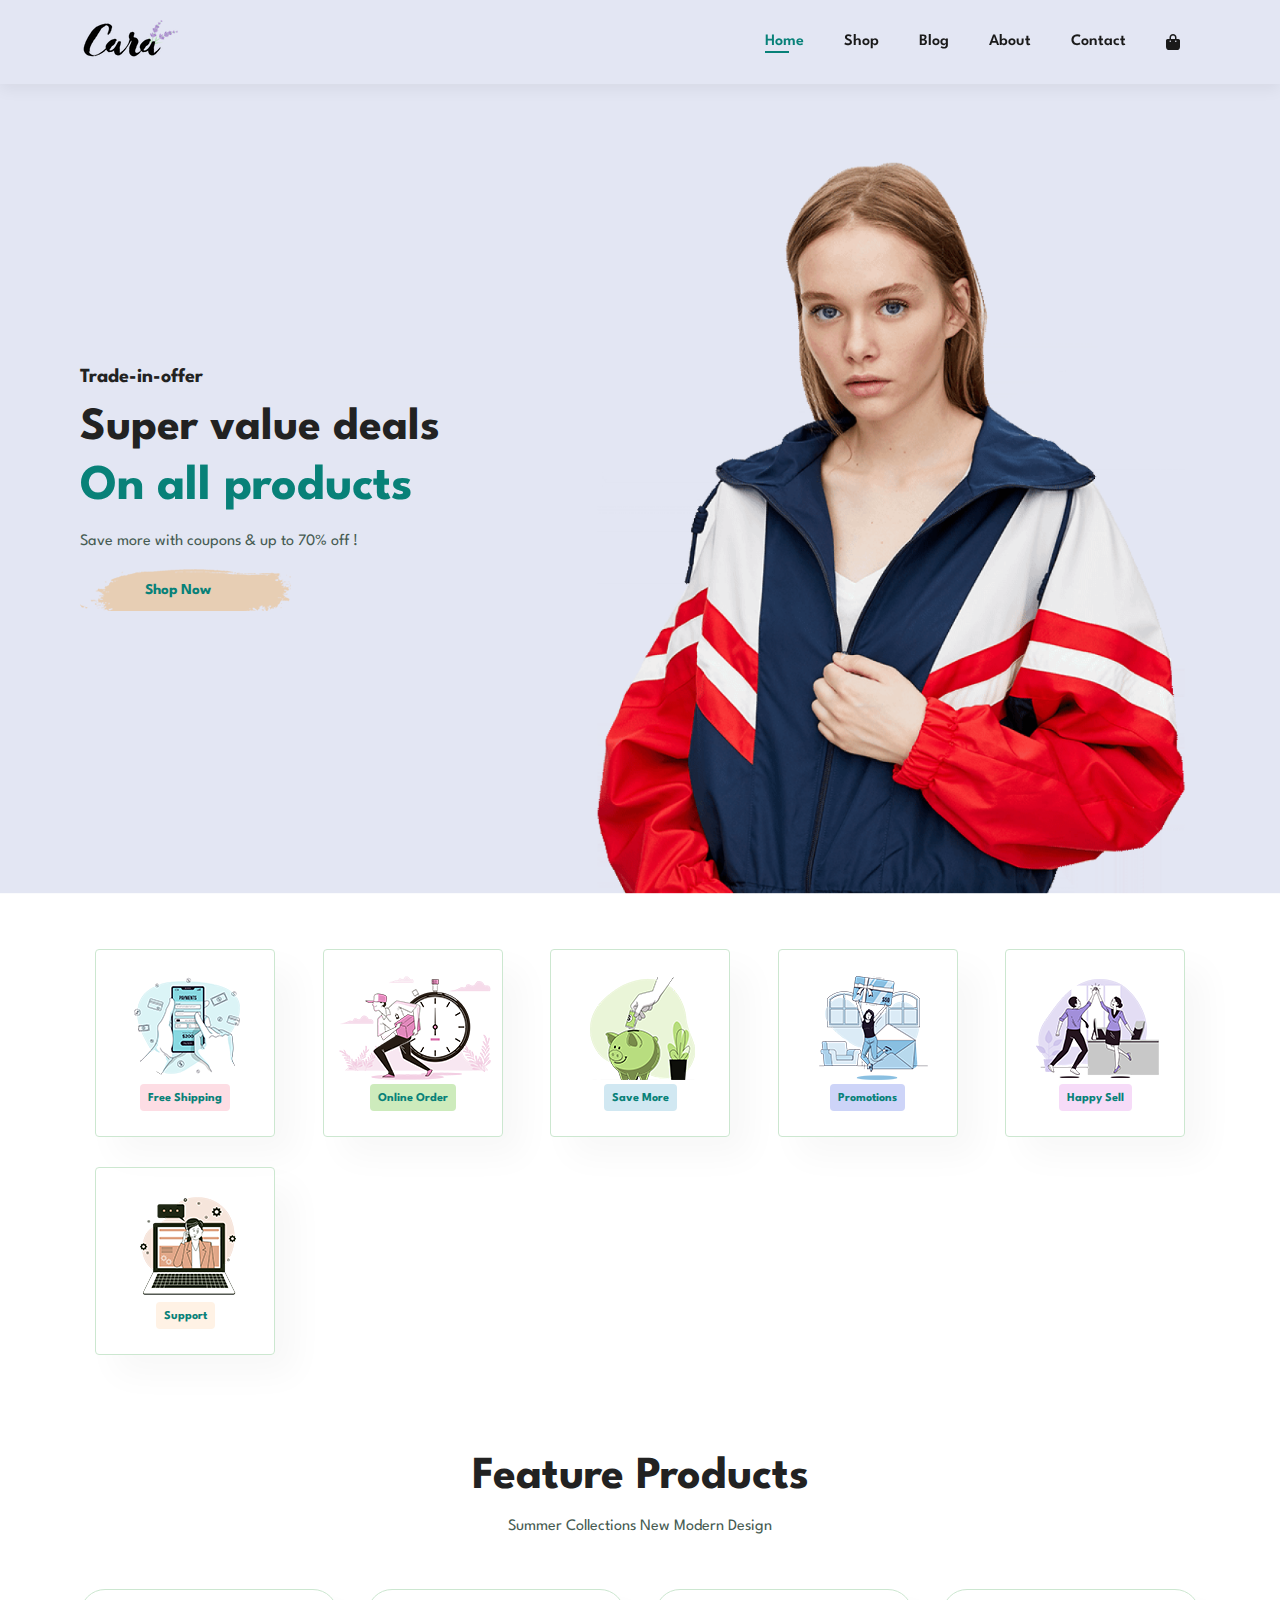
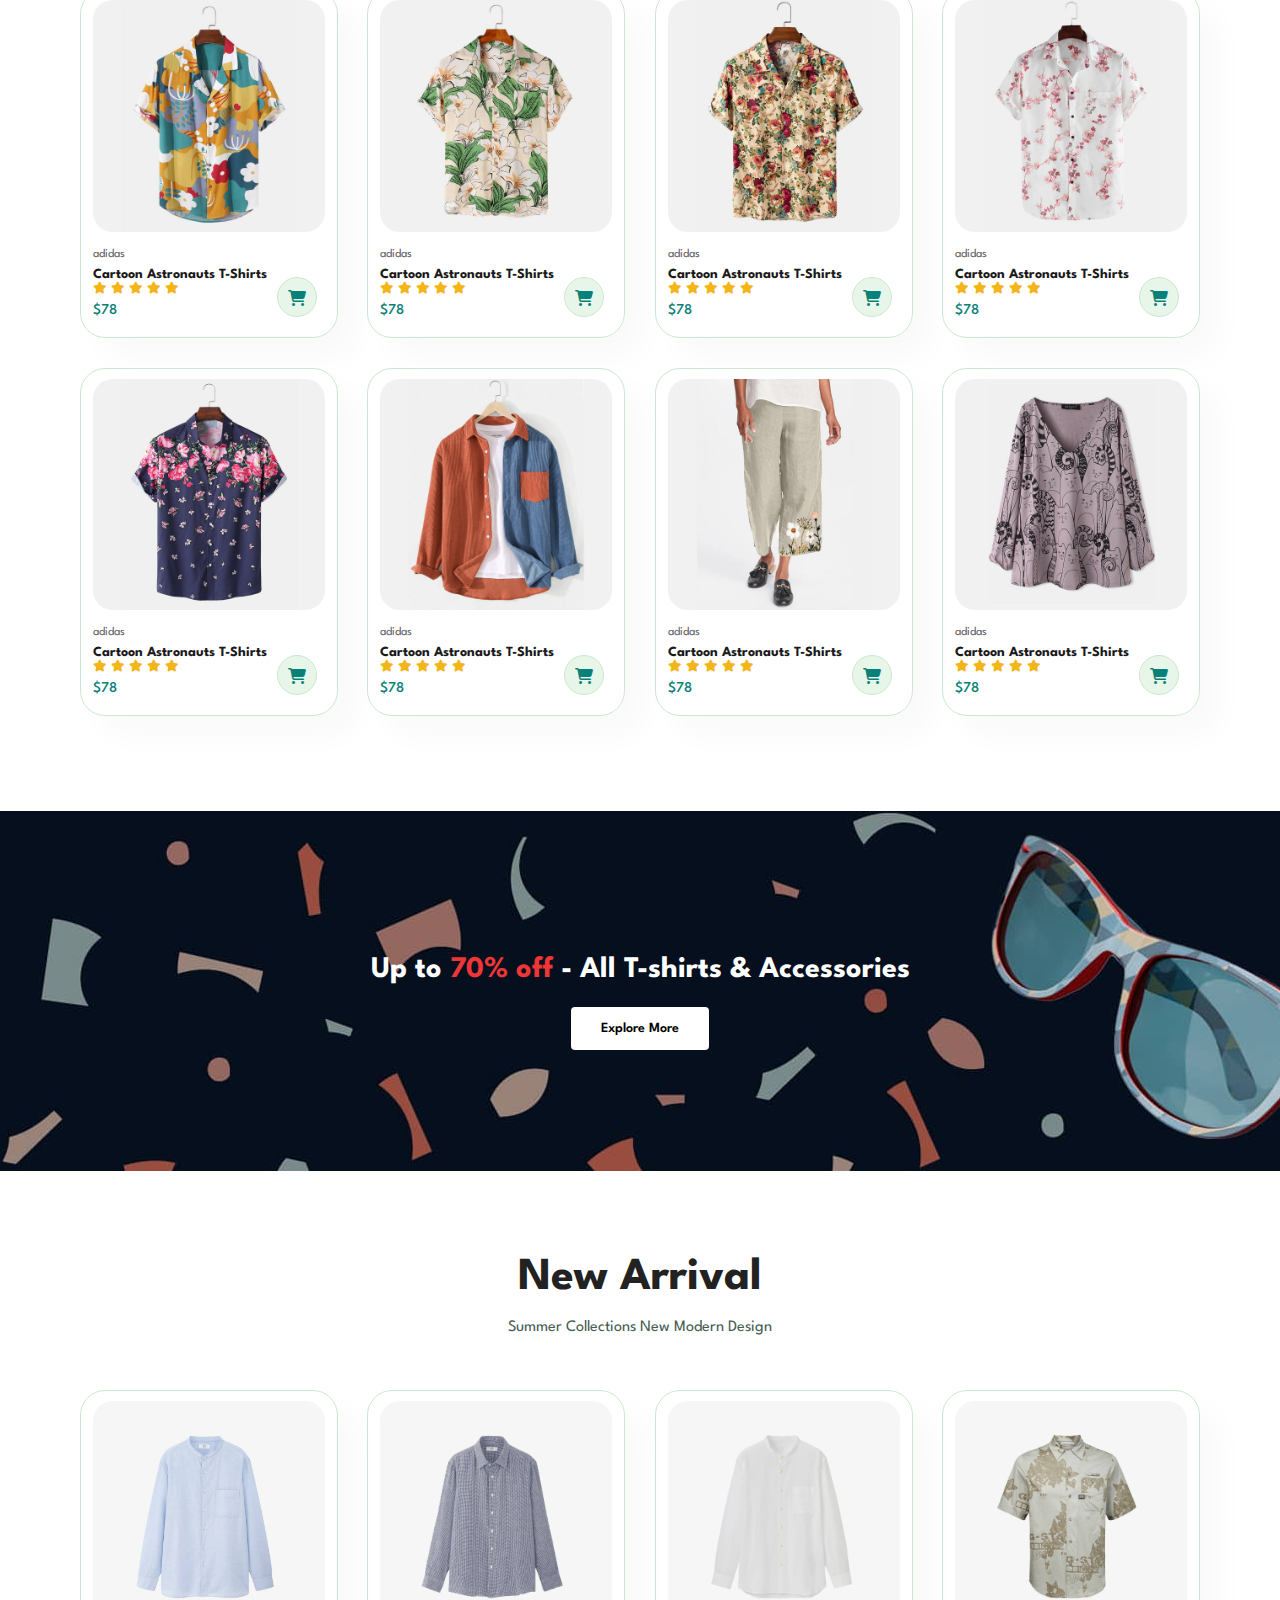
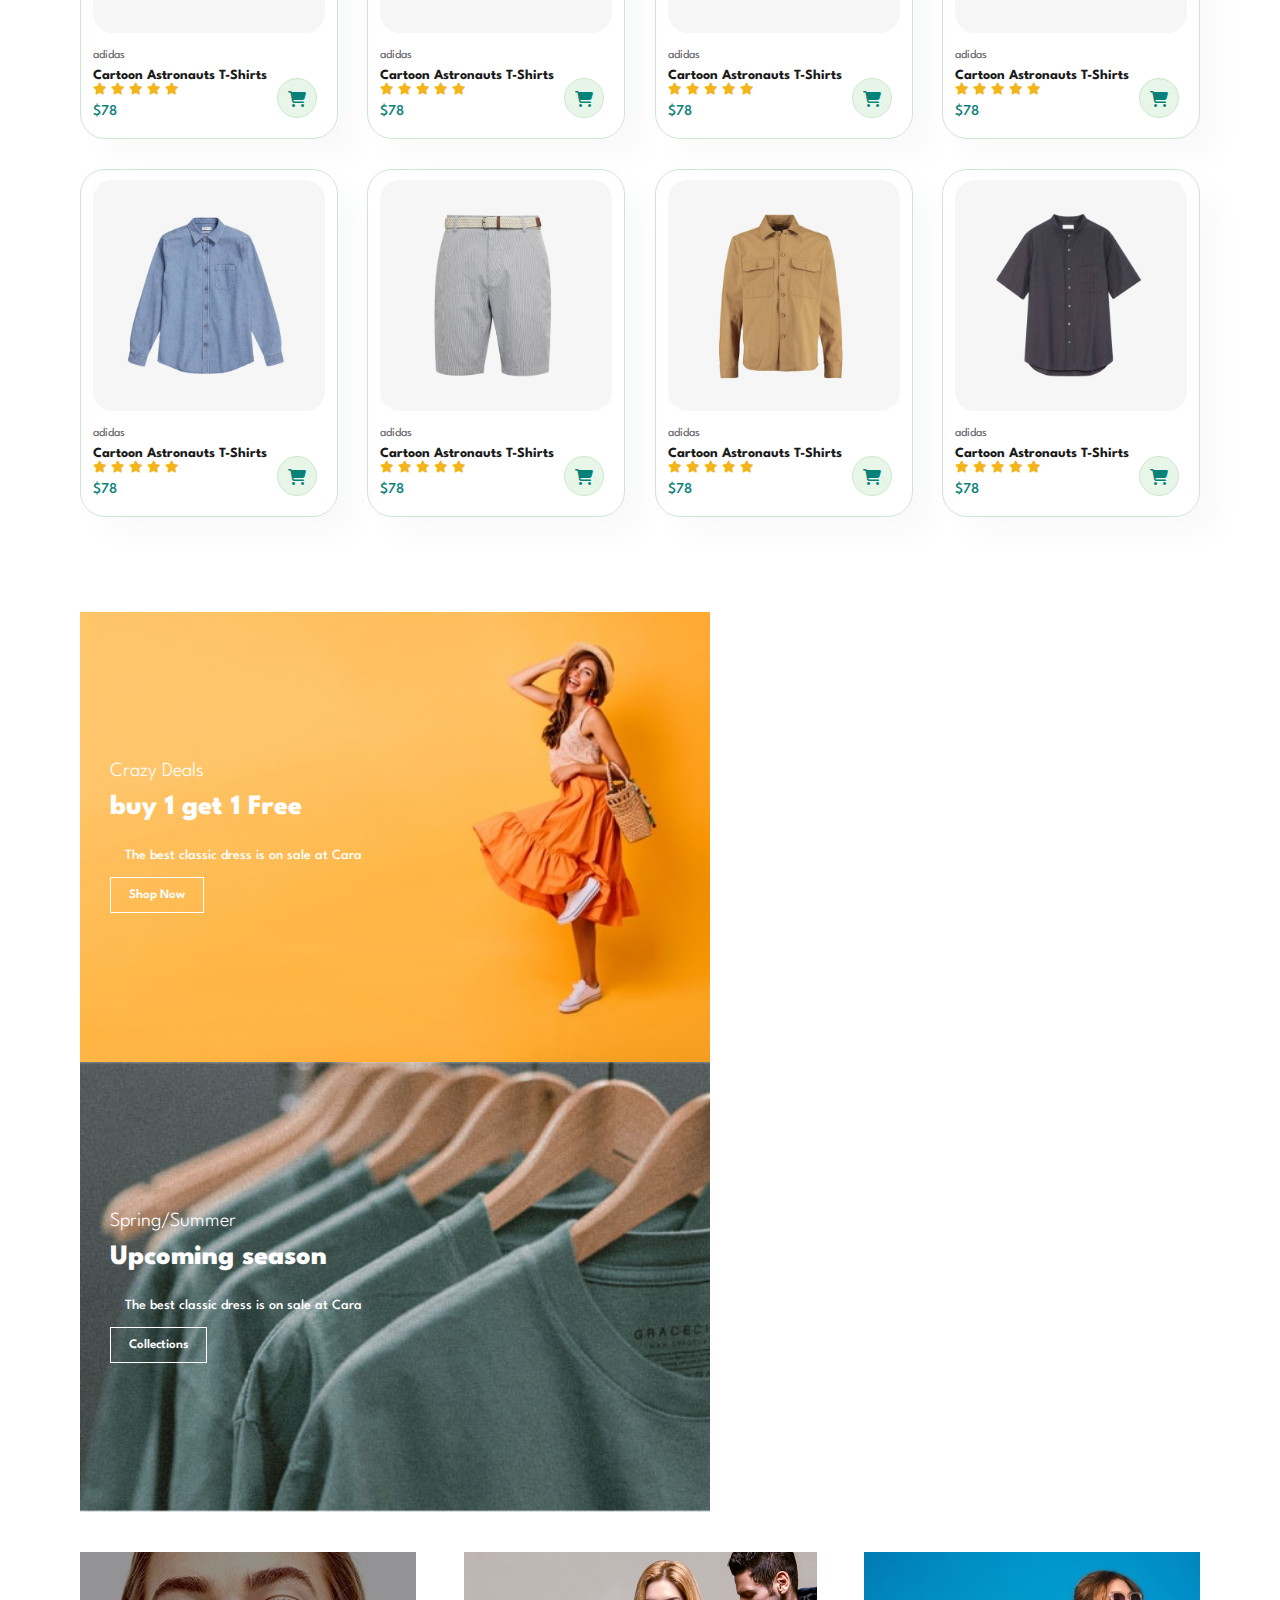
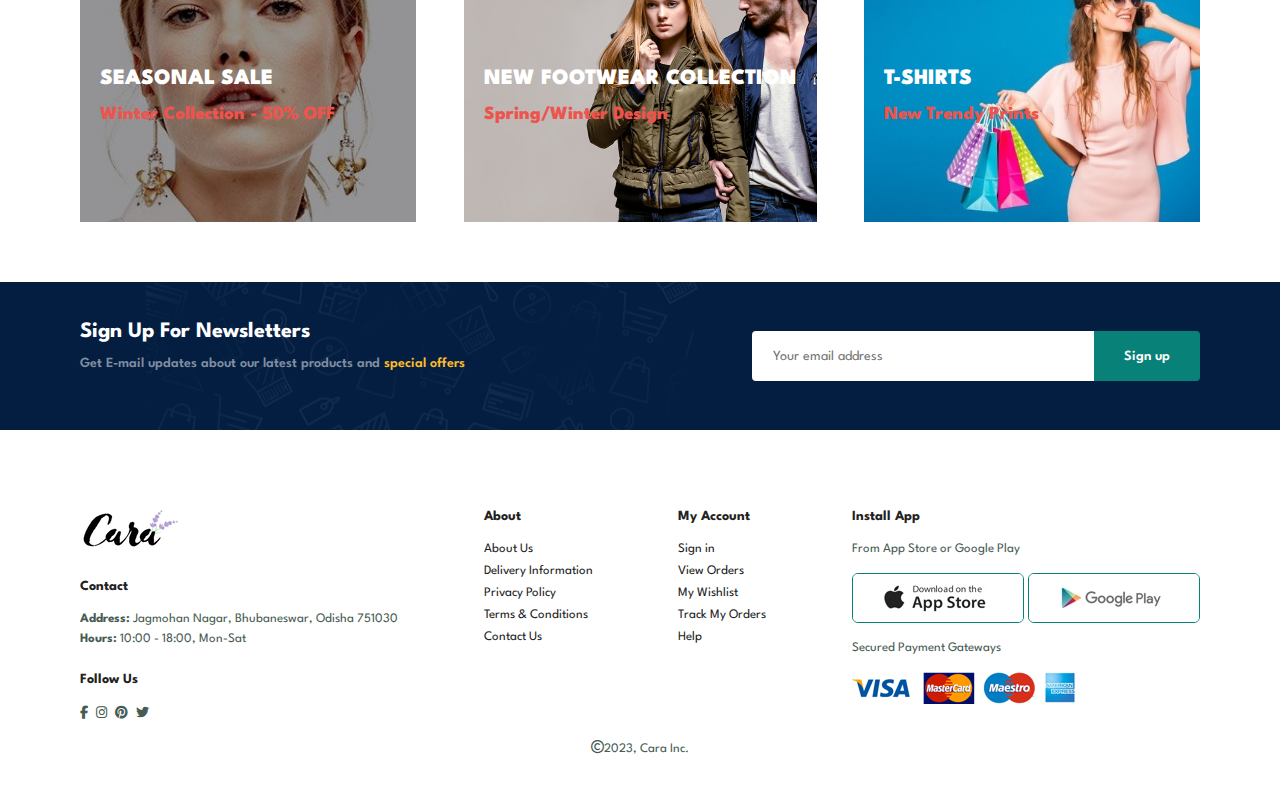
<file: index.html>
<!DOCTYPE html>
<html lang="en">
<head>
    <meta charset="UTF-8">
    <meta http-equiv="X-UA-Compatible" content="IE=edge">
    <meta name="viewport" content="width=device-width, initial-scale=1.0">
    <title>Online Shopping Site</title>

    <!-- css file -->
    <link rel="stylesheet" href="style.css">

    <!-- cdn for icon -->
    <link rel="stylesheet" href="https://cdnjs.cloudflare.com/ajax/libs/font-awesome/6.4.0/css/all.min.css" />

    <!-- favicon -->
    <link rel="icon" type="x-icon" sizes="16x16" href="favicon.png">

</head>
<body>

    <!-- navbar -->

    <section id="header">
        <a href="#"><img src="img/logo.png" class="logo"></a>
        
        <div>
            <ul id="navbar">
                <li><a class="active" href="index.html">Home</a></li>
                <li><a href="Shop/shop.html">Shop</a></li>
                <li><a href="Blog/blog.html">Blog</a></li>
                <li><a href="About/about.html">About</a></li>
                <li><a href="Contact/contact.html">Contact</a></li>
                <li id="lg-bag"><a href="Cart/cart.html"><i class="fa-solid fa-bag-shopping"></i></a><sup id="counter"></sup></li>
                <a href="#" id="close"><i class="fa-solid fa-xmark"></i> </a>
                
            </ul>
        </div>

        <div id="mobile">
            <a href="Cart/cart.html"><i class="fa-solid fa-bag-shopping"></i></a>
            <i id="bar" class="fa-solid fa-bars"></i> 
        </div>
    
    </section>

    <section id="hero">
        <h4>Trade-in-offer</h4>
        <h2>Super value deals</h2>
        <h1>On all products</h1>
        <p>Save more with coupons & up to 70% off !</p>
        <a href="Shop/shop.html"><button>Shop Now</button></a>
    </section>

    <section id="feature" class="section-p1">
        <div class="fe-box" >
            <img src="img/features/f1.png" alt="">
            <h6>Free Shipping</h6>
        </div>
        <div class="fe-box" >
            <img src="img/features/f2.png" alt="">
            <h6>Online Order</h6>
        </div>
        <div class="fe-box" >
            <img src="img/features/f3.png" alt="">
            <h6>Save More</h6>
        </div>
        <div class="fe-box" >
            <img src="img/features/f4.png" alt="">
            <h6>Promotions</h6>
        </div>
        <div class="fe-box" >
            <img src="img/features/f5.png" alt="">
            <h6>Happy Sell</h6>
        </div>
        <div class="fe-box" >
            <img src="img/features/f6.png" alt="">
            <h6>Support</h6>
        </div>
    </section>

    <section id="product1" class="section-p1">

        <h2>Feature Products</h2>
        <p>Summer Collections New Modern Design</p>
        <div class="pro-container">
            
            <div class="pro">
                 <img class='pro-image'src="img/products/f1.jpg" alt="">
                 <div class="des">
                     <span>adidas</span>
                     <h5 class="pro-name">Cartoon Astronauts T-Shirts</h5>
                     <div class="star">
                         <i class="fas fa-star"></i>
                         <i class="fas fa-star"></i>
                         <i class="fas fa-star"></i>
                         <i class="fas fa-star"></i>
                         <i class="fas fa-star"></i>
                     </div>
                     <h4 class="pro-price">$78</h4>
                 </div>
                <span><i class=" fa-solid fa-cart-shopping cart"></i></span>
         </div>
         <div class="pro">
            <img class='pro-image'src="img/products/f2.jpg" alt="">
                 <div class="des">
                     <span>adidas</span>
                     <h5 class="pro-name">Cartoon Astronauts T-Shirts</h5>
                     <div class="star">
                         <i class="fas fa-star"></i>
                         <i class="fas fa-star"></i>
                         <i class="fas fa-star"></i>
                         <i class="fas fa-star"></i>
                         <i class="fas fa-star"></i>
                     </div>
                     <h4 class="pro-price">$78</h4>
            </div>
            <span><i class=" fa-solid fa-cart-shopping cart"></i></span>
         </div>
         <div class="pro">
            <img class='pro-image'src="img/products/f3.jpg" alt="">
                 <div class="des">
                     <span>adidas</span>
                     <h5 class="pro-name">Cartoon Astronauts T-Shirts</h5>
                     <div class="star">
                         <i class="fas fa-star"></i>
                         <i class="fas fa-star"></i>
                         <i class="fas fa-star"></i>
                         <i class="fas fa-star"></i>
                         <i class="fas fa-star"></i>
                     </div>
                     <h4 class="pro-price">$78</h4>
            </div>
            <span><i class=" fa-solid fa-cart-shopping cart"></i></span>
         </div>
         <div class="pro">
            <img class='pro-image'src="img/products/f4.jpg" alt="">
                 <div class="des">
                     <span>adidas</span>
                     <h5 class="pro-name">Cartoon Astronauts T-Shirts</h5>
                     <div class="star">
                         <i class="fas fa-star"></i>
                         <i class="fas fa-star"></i>
                         <i class="fas fa-star"></i>
                         <i class="fas fa-star"></i>
                         <i class="fas fa-star"></i>
                     </div>
                     <h4 class="pro-price">$78</h4>
            </div>
            <span><i class=" fa-solid fa-cart-shopping cart"></i></span>
         </div>
         <div class="pro">
            <img class='pro-image'src="img/products/f5.jpg" alt="">
                 <div class="des">
                     <span>adidas</span>
                     <h5 class="pro-name">Cartoon Astronauts T-Shirts</h5>
                     <div class="star">
                         <i class="fas fa-star"></i>
                         <i class="fas fa-star"></i>
                         <i class="fas fa-star"></i>
                         <i class="fas fa-star"></i>
                         <i class="fas fa-star"></i>
                     </div>
                     <h4 class="pro-price">$78</h4>
            </div>
            <span><i class=" fa-solid fa-cart-shopping cart"></i></span>
         </div>
         <div class="pro">
            <img class='pro-image'src="img/products/f6.jpg" alt="">
                 <div class="des">
                     <span>adidas</span>
                     <h5 class="pro-name">Cartoon Astronauts T-Shirts</h5>
                     <div class="star">
                         <i class="fas fa-star"></i>
                         <i class="fas fa-star"></i>
                         <i class="fas fa-star"></i>
                         <i class="fas fa-star"></i>
                         <i class="fas fa-star"></i>
                     </div>
                     <h4 class="pro-price">$78</h4>
            </div>
            <span><i class=" fa-solid fa-cart-shopping cart"></i></span>
         </div>
         <div class="pro">
            <img class='pro-image'src="img/products/f7.jpg" alt="">
                 <div class="des">
                     <span>adidas</span>
                     <h5 class="pro-name">Cartoon Astronauts T-Shirts</h5>
                     <div class="star">
                         <i class="fas fa-star"></i>
                         <i class="fas fa-star"></i>
                         <i class="fas fa-star"></i>
                         <i class="fas fa-star"></i>
                         <i class="fas fa-star"></i>
                     </div>
                     <h4 class="pro-price">$78</h4>
            </div>
            <span><i class=" fa-solid fa-cart-shopping cart"></i></span>
         </div>
         <div class="pro">
            <img class='pro-image'src="img/products/f8.jpg" alt="">
                 <div class="des">
                     <span>adidas</span>
                     <h5 class="pro-name">Cartoon Astronauts T-Shirts</h5>
                     <div class="star">
                         <i class="fas fa-star"></i>
                         <i class="fas fa-star"></i>
                         <i class="fas fa-star"></i>
                         <i class="fas fa-star"></i>
                         <i class="fas fa-star"></i>
                     </div>
                     <h4 class="pro-price">$78</h4>
            </div>
            <span><i class=" fa-solid fa-cart-shopping cart"></i></span>
         </div>
        </div>

    </section>

    <!-- banner -->
    
    <section id="banner" class="section-m1">
        <h2>Up to <span>70% off</span> - All T-shirts & Accessories</h2>
        <a href="Shop/shop.html"><button class="normal">Explore More</button></a>
    </section>

    <!-- New Arrival -->

     <section id="product1" class="section-p1">

        <h2>New Arrival</h2>
        <p>Summer Collections New Modern Design</p>
        <div class="pro-container">
            
            <div class="pro">
                 <img class='pro-image'src="img/products/n1.jpg" alt="">
                 <div class="des">
                     <span>adidas</span>
                     <h5 class="pro-name">Cartoon Astronauts T-Shirts</h5>
                     <div class="star">
                         <i class="fas fa-star"></i>
                         <i class="fas fa-star"></i>
                         <i class="fas fa-star"></i>
                         <i class="fas fa-star"></i>
                         <i class="fas fa-star"></i>
                     </div>
                     <h4 class="pro-price">$78</h4>
                 </div>
                 <span><i class=" fa-solid fa-cart-shopping cart"></i></span>
         </div>
         <div class="pro">
            <img class='pro-image'src="img/products/n2.jpg" alt="">
                 <div class="des">
                     <span>adidas</span>
                     <h5 class="pro-name">Cartoon Astronauts T-Shirts</h5>
                     <div class="star">
                         <i class="fas fa-star"></i>
                         <i class="fas fa-star"></i>
                         <i class="fas fa-star"></i>
                         <i class="fas fa-star"></i>
                         <i class="fas fa-star"></i>
                     </div>
                     <h4 class="pro-price">$78</h4>
            </div>
            <span><i class=" fa-solid fa-cart-shopping cart"></i></span>
         </div>
         <div class="pro">
            <img class='pro-image'src="img/products/n3.jpg" alt="">
                 <div class="des">
                     <span>adidas</span>
                     <h5 class="pro-name">Cartoon Astronauts T-Shirts</h5>
                     <div class="star">
                         <i class="fas fa-star"></i>
                         <i class="fas fa-star"></i>
                         <i class="fas fa-star"></i>
                         <i class="fas fa-star"></i>
                         <i class="fas fa-star"></i>
                     </div>
                     <h4 class="pro-price">$78</h4>
            </div>
            <span><i class=" fa-solid fa-cart-shopping cart"></i></span>
         </div>
         <div class="pro">
            <img class='pro-image'src="img/products/n4.jpg" alt="">
                 <div class="des">
                     <span>adidas</span>
                     <h5 class="pro-name">Cartoon Astronauts T-Shirts</h5>
                     <div class="star">
                         <i class="fas fa-star"></i>
                         <i class="fas fa-star"></i>
                         <i class="fas fa-star"></i>
                         <i class="fas fa-star"></i>
                         <i class="fas fa-star"></i>
                     </div>
                     <h4 class="pro-price">$78</h4>
            </div>
            <span><i class=" fa-solid fa-cart-shopping cart"></i></span>
         </div>
         <div class="pro">
            <img class='pro-image'src="img/products/n5.jpg" alt="">
                 <div class="des">
                     <span>adidas</span>
                     <h5 class="pro-name">Cartoon Astronauts T-Shirts</h5>
                     <div class="star">
                         <i class="fas fa-star"></i>
                         <i class="fas fa-star"></i>
                         <i class="fas fa-star"></i>
                         <i class="fas fa-star"></i>
                         <i class="fas fa-star"></i>
                     </div>
                     <h4 class="pro-price">$78</h4>
            </div>
            <span><i class=" fa-solid fa-cart-shopping cart"></i></span>
         </div>
         <div class="pro">
            <img class='pro-image'src="img/products/n6.jpg" alt="">
                 <div class="des">
                     <span>adidas</span>
                     <h5 class="pro-name">Cartoon Astronauts T-Shirts</h5>
                     <div class="star">
                         <i class="fas fa-star"></i>
                         <i class="fas fa-star"></i>
                         <i class="fas fa-star"></i>
                         <i class="fas fa-star"></i>
                         <i class="fas fa-star"></i>
                     </div>
                     <h4 class="pro-price">$78</h4>
            </div>
            <span><i class=" fa-solid fa-cart-shopping cart"></i></span>
         </div>
         <div class="pro">
            <img class='pro-image'src="img/products/n7.jpg" alt="">
                 <div class="des">
                     <span>adidas</span>
                     <h5 class="pro-name">Cartoon Astronauts T-Shirts</h5>
                     <div class="star">
                         <i class="fas fa-star"></i>
                         <i class="fas fa-star"></i>
                         <i class="fas fa-star"></i>
                         <i class="fas fa-star"></i>
                         <i class="fas fa-star"></i>
                     </div>
                     <h4 class="pro-price">$78</h4>
            </div>
            <span><i class=" fa-solid fa-cart-shopping cart"></i></span>
         </div>
         <div class="pro">
            <img class='pro-image'src="img/products/n8.jpg" alt="">
                 <div class="des">
                     <span>adidas</span>
                     <h5 class="pro-name">Cartoon Astronauts T-Shirts</h5>
                     <div class="star">
                         <i class="fas fa-star"></i>
                         <i class="fas fa-star"></i>
                         <i class="fas fa-star"></i>
                         <i class="fas fa-star"></i>
                         <i class="fas fa-star"></i>
                     </div>
                     <h4 class="pro-price">$78</h4>
            </div>
            <span><i class=" fa-solid fa-cart-shopping cart"></i></span>
         </div>
        </div>

    </section>

    <!-- banner -->

    <section id="sm-banner" class="section-p1">

        <div class="banner-box">
            <h4>Crazy Deals</h4>
            <h2>buy 1 get 1 Free</h2>
            <span>The best classic dress is on sale at Cara</span>
            <a href="Shop/shop.html"><button class="white">Shop Now</button></a>
        </div>
        <div class="banner-box banner-box2">
            <h4>Spring/Summer</h4>
            <h2>Upcoming season</h2>
            <span>The best classic dress is on sale at Cara</span>
            <a href="Shop/shop.html"><button class="white">Collections</button></a>
        </div>
    </section>

    <!-- text banner -->

    <section id="banner3">

        <div class="banner-box">
            <h2>SEASONAL SALE</h2>
            <h3>Winter Collection - 50% OFF</h3>
            <h3></h3>
        </div>
        <div class="banner-box banner-box2">
            <h2>NEW FOOTWEAR COLLECTION</h2>
            <h3>Spring/Winter Design</h3>
            <h3></h3>
        </div>
        <div class="banner-box banner-box3">
            <h2>T-SHIRTS</h2>
            <h3>New Trendy Prints</h3>
            <h3></h3>
        </div>
    </section>

    <!-- newletter -->

    <section id="newsletter" class="section-p1 section-m1">
        <div class="newstext">
            <h4>Sign Up For Newsletters</h4>
            <p>Get E-mail updates about our latest products and <span>special offers</span></p>
        </div>
        <div class="form">
            <input type="email" placeholder="Your email address">
            <button class="normal">Sign up</button>
        </div>
    </section>

    <!-- footer -->

    <footer class="section-p1">
        <div class="col">
            <img class="logo" src="img/logo.png" alt="logo">
            <h4>Contact</h4>
            <p><strong>Address: </strong>Jagmohan Nagar, Bhubaneswar, Odisha 751030</p>
            <p><strong>Hours: </strong>10:00 - 18:00, Mon-Sat</p>
            <div class="follow">
                <h4>Follow Us</h4>
                <div class="icon">
                    <a href="#"><i class="fa-brands fa-facebook-f"></i></a>
                    <a href="#"><i class="fa-brands fa-instagram"></i></a>
                    <a href="#"><i class="fa-brands fa-pinterest"></i></a>
                    <a href="#"><i class="fa-brands fa-twitter"></i></a>
                    <a href="#"></a>
                    
                </div>
            </div>
        </div>

        <div class="col">
            <h4>About</h4>
            <a href="#">About Us</a>
            <a href="#">Delivery Information</a>
            <a href="#">Privacy Policy</a>
            <a href="#">Terms & Conditions</a>
            <a href="#">Contact Us</a>
        </div>

        <div class="col">
            <h4>My Account</h4>
            <a href="#">Sign in</a>
            <a href="#">View Orders</a>
            <a href="#">My Wishlist</a>
            <a href="#">Track My Orders</a>
            <a href="#">Help</a>
        </div>

        <div class="col install">
            <h4>Install App</h4>
            <p>From App Store or Google Play</p>
            <div class="row">
                <img src="img/pay/app.jpg" alt="app store">
                <img src="img/pay/play.jpg" alt="google play">
            </div>
            <p>Secured Payment Gateways</p>
            <img src="img/pay/pay.png">
        </div>

        <div class="copyright">
            <p><i class="fa-regular fa-copyright"></i>2023, Cara Inc.</p>
        </div>

    </footer>


    <script src="script.js"></script>
    <script src="JSscript/addTocart.js"></script>
    <script src="JSscript/viewProduct.js"></script>

</body>
</html>
</file>
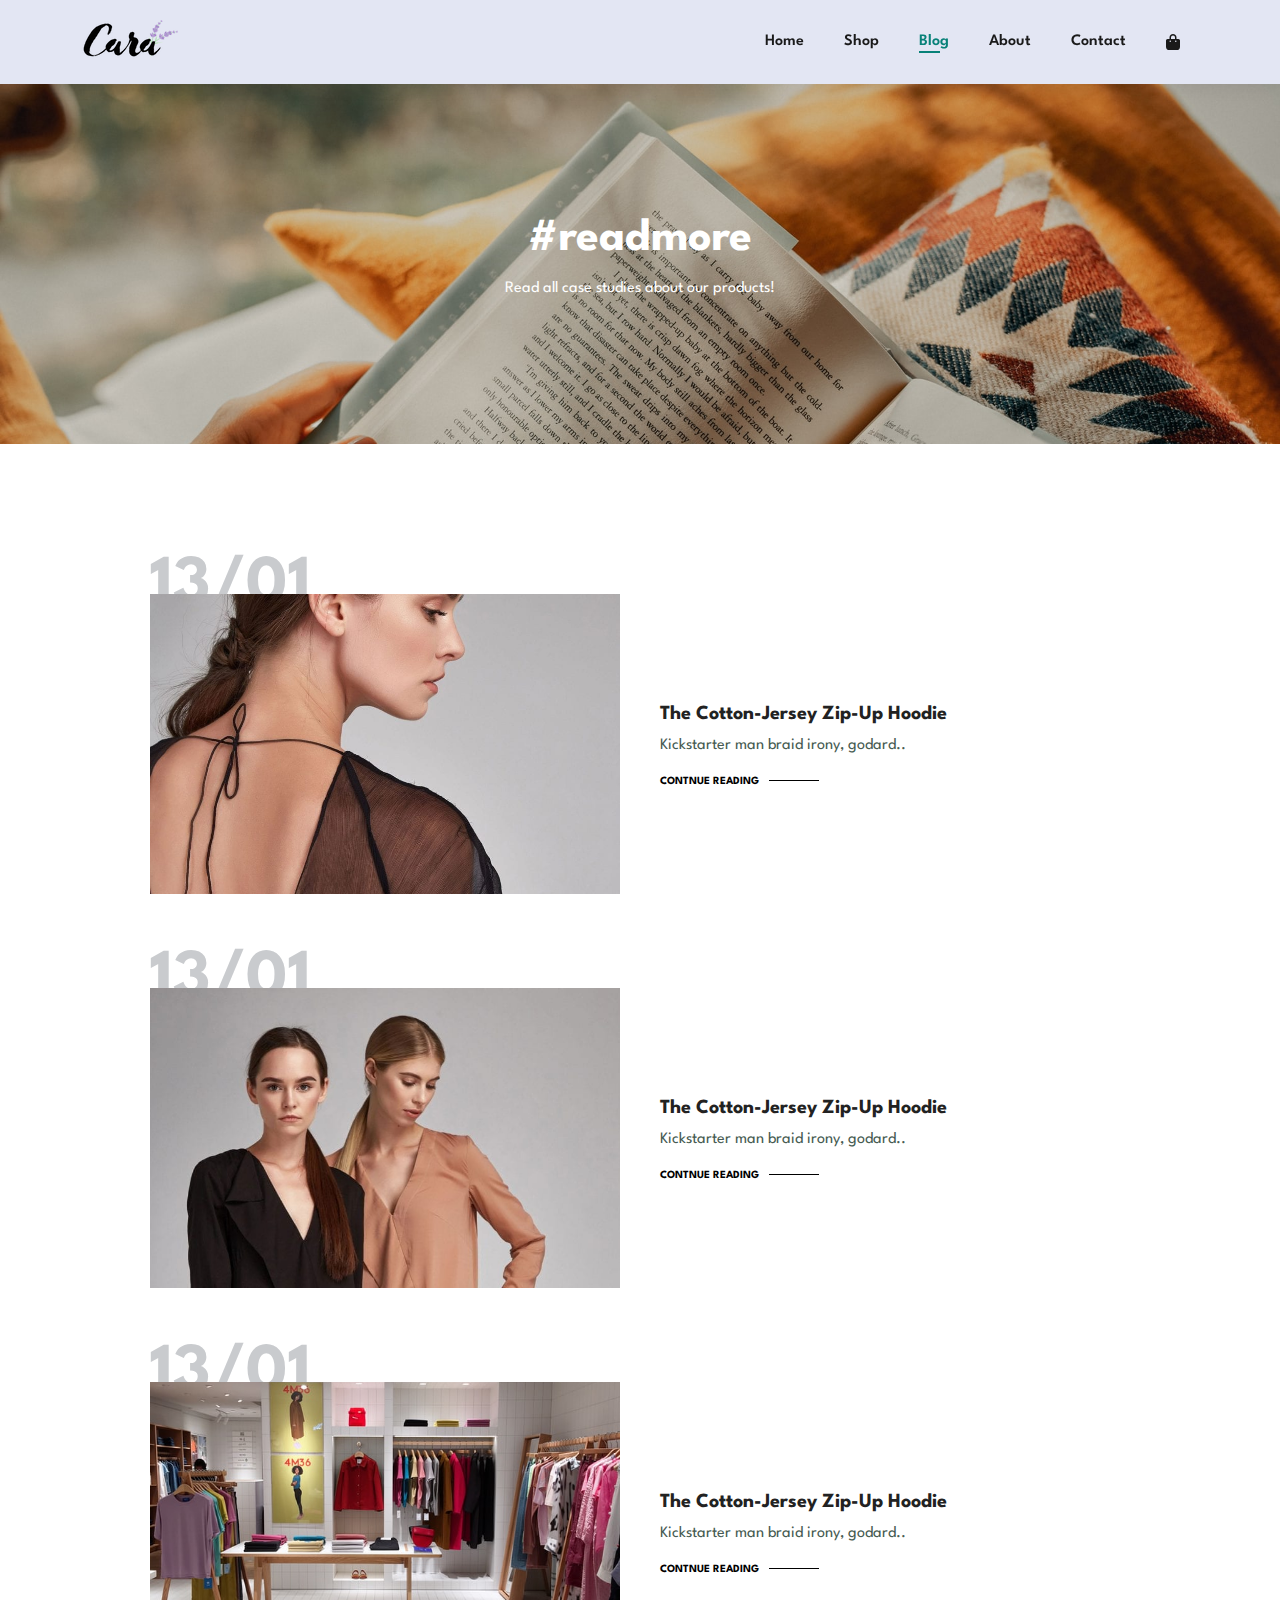
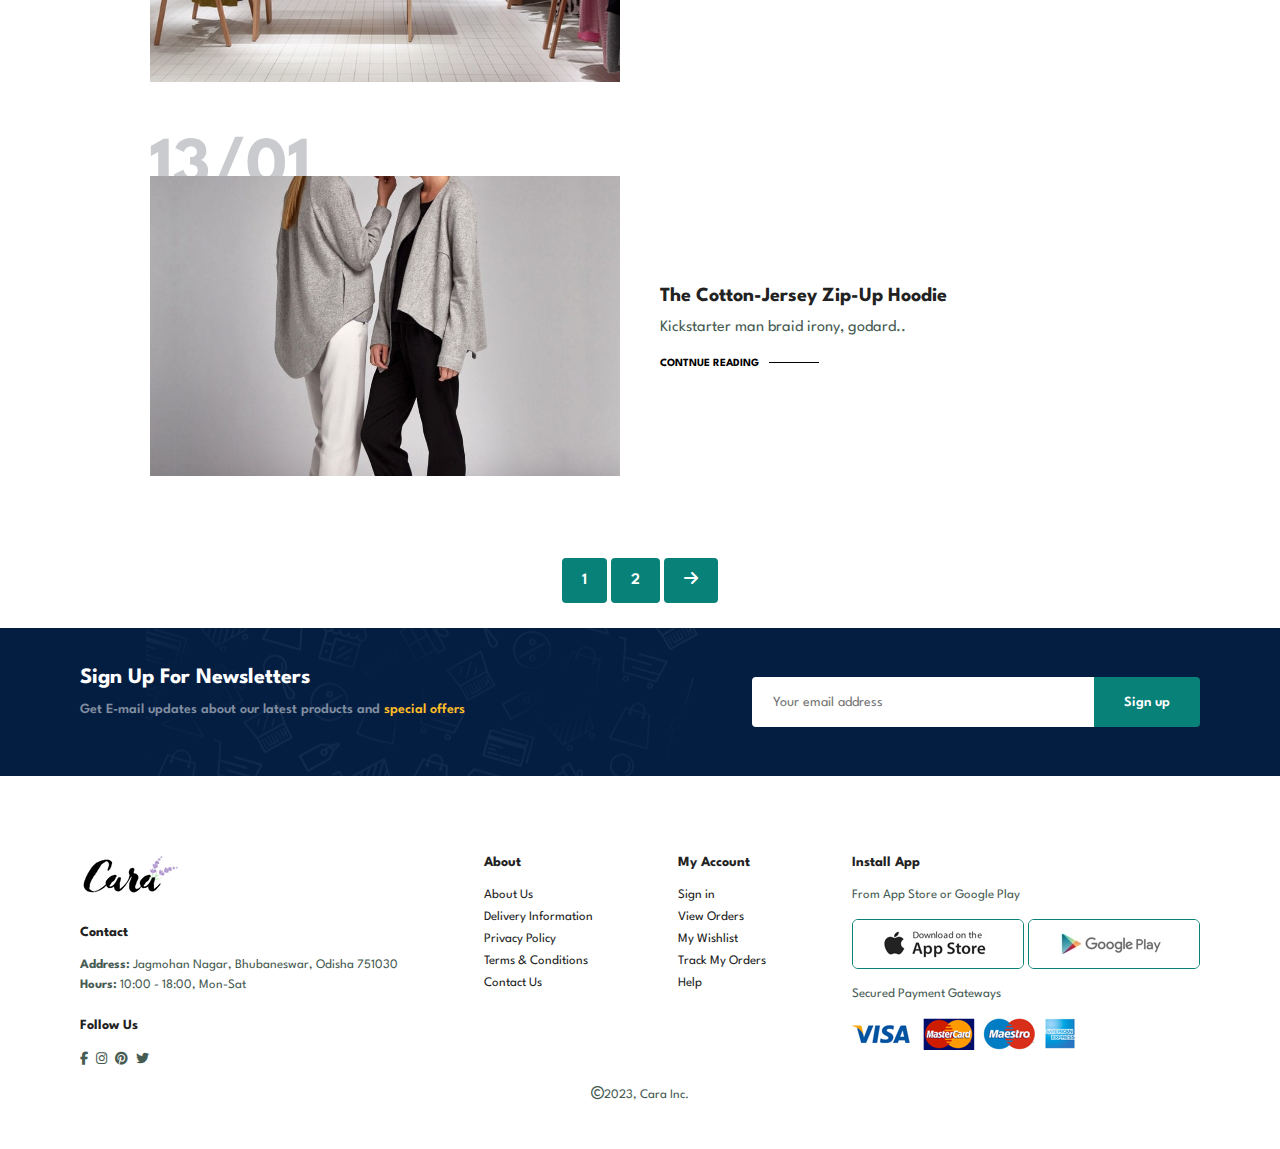
<file: Blog/blog.html>
<!DOCTYPE html>
<html lang="en">
<head>
    <meta charset="UTF-8">
    <meta http-equiv="X-UA-Compatible" content="IE=edge">
    <meta name="viewport" content="width=device-width, initial-scale=1.0">
    <title>Online Shopping Site</title>

    <!-- css file -->
    <link rel="stylesheet" href="../style.css">
    <link rel="stylesheet" href="blog.css">

    <!-- cdn for icon -->
    <link rel="stylesheet" href="https://cdnjs.cloudflare.com/ajax/libs/font-awesome/6.4.0/css/all.min.css" />

    <!-- favicon -->
    <link rel="icon" type="x-icon" sizes="16x16" href="favicon.png">

</head>
<body>

    <!-- navbar -->

    <section id="header">
        <a href="#"><img src="../img/logo.png" class="logo"></a>
        
        <div>
            <ul id="navbar">
                <li><a  href="../index.html">Home</a></li>
                <li><a href="../Shop/shop.html">Shop</a></li>
                <li><a class="active" href="../Blog/blog.html">Blog</a></li>
                <li><a href="../About/about.html">About</a></li>
                <li><a href="../Contact/contact.html">Contact</a></li>
                <li id="lg-bag"><a href="../Cart/cart.html"><i class="fa-solid fa-bag-shopping"></i></a><sup id="counter"></sup></li>
                <a href="#" id="close"><i class="fa-solid fa-xmark"></i> </a>
                
            </ul>
        </div>

        <div id="mobile">
            <a href="../Cart/cart.html"><i class="fa-solid fa-bag-shopping"></i></a>
            <i id="bar" class="fa-solid fa-bars"></i> 
        </div>
    
    </section>

    <section id="page-header" class="blog-header">
        <h2>#readmore</h2>
        <p>Read all case studies about our products!</p>
    </section>

    <section id="blog">
        <div class="blog-box">
            <div class="blog-img">
                <img src="../img/blog/b1.jpg" alt="">
            </div>
            <div class="blog-details">
                <h4>The Cotton-Jersey Zip-Up Hoodie</h4>
                <p>Kickstarter man braid irony, godard..</p>
                <a href="#">CONTNUE READING</a>
            </div>
            <h1>13/01</h1>
        </div>
        <div class="blog-box">
            <div class="blog-img">
                <img src="../img/blog/b2.jpg" alt="">
            </div>
            <div class="blog-details">
                <h4>The Cotton-Jersey Zip-Up Hoodie</h4>
                <p>Kickstarter man braid irony, godard..</p>
                <a href="#">CONTNUE READING</a>
            </div>
            <h1>13/01</h1>
        </div>
        <div class="blog-box">
            <div class="blog-img">
                <img src="../img/blog/b3.jpg" alt="">
            </div>
            <div class="blog-details">
                <h4>The Cotton-Jersey Zip-Up Hoodie</h4>
                <p>Kickstarter man braid irony, godard..</p>
                <a href="#">CONTNUE READING</a>
            </div>
            <h1>13/01</h1>
        </div>
        <div class="blog-box">
            <div class="blog-img">
                <img src="../img/blog/b4.jpg" alt="">
            </div>
            <div class="blog-details">
                <h4>The Cotton-Jersey Zip-Up Hoodie</h4>
                <p>Kickstarter man braid irony, godard..</p>
                <a href="#">CONTNUE READING</a>
            </div>
            <h1>13/01</h1>
        </div>
    
        </div>
    </section>

    
    <section id="pagination" class=""section-p1 section-m1>
        <a href="#">1</a>
        <a href="#">2</a>
        <a href="#"><i class="fa-sharp fa-solid fa-arrow-right"></i></a>
    </section>

    <!-- newletter -->

    <section id="newsletter" class="section-p1 section-m1">
        <div class="newstext">
            <h4>Sign Up For Newsletters</h4>
            <p>Get E-mail updates about our latest products and <span>special offers</span></p>
        </div>
        <div class="form">
            <input type="email" placeholder="Your email address">
            <button class="normal">Sign up</button>
        </div>
    </section>

    <!-- footer -->

    <footer class="section-p1">
        <div class="col">
            <img class="logo" src="../img/logo.png" alt="logo">
            <h4>Contact</h4>
            <p><strong>Address: </strong>Jagmohan Nagar, Bhubaneswar, Odisha 751030</p>
            <p><strong>Hours: </strong>10:00 - 18:00, Mon-Sat</p>
            <div class="follow">
                <h4>Follow Us</h4>
                <div class="icon">
                    <a href="#"><i class="fa-brands fa-facebook-f"></i></a>
                    <a href="#"><i class="fa-brands fa-instagram"></i></a>
                    <a href="#"><i class="fa-brands fa-pinterest"></i></a>
                    <a href="#"><i class="fa-brands fa-twitter"></i></a>
                    <a href="#"></a>
                    
                </div>
            </div>
        </div>

        <div class="col">
            <h4>About</h4>
            <a href="#">About Us</a>
            <a href="#">Delivery Information</a>
            <a href="#">Privacy Policy</a>
            <a href="#">Terms & Conditions</a>
            <a href="#">Contact Us</a>
        </div>

        <div class="col">
            <h4>My Account</h4>
            <a href="#">Sign in</a>
            <a href="#">View Orders</a>
            <a href="#">My Wishlist</a>
            <a href="#">Track My Orders</a>
            <a href="#">Help</a>
        </div>

        <div class="col install">
            <h4>Install App</h4>
            <p>From App Store or Google Play</p>
            <div class="row">
                <img src="../img/pay/app.jpg" alt="app store">
                <img src="../img/pay/play.jpg" alt="google play">
            </div>
            <p>Secured Payment Gateways</p>
            <img src="../img/pay/pay.png">
        </div>

        <div class="copyright">
            <p><i class="fa-regular fa-copyright"></i>2023, Cara Inc.</p>
        </div>

    </footer>    


    <script src="../script.js"></script>
</body>
</html>
</file>
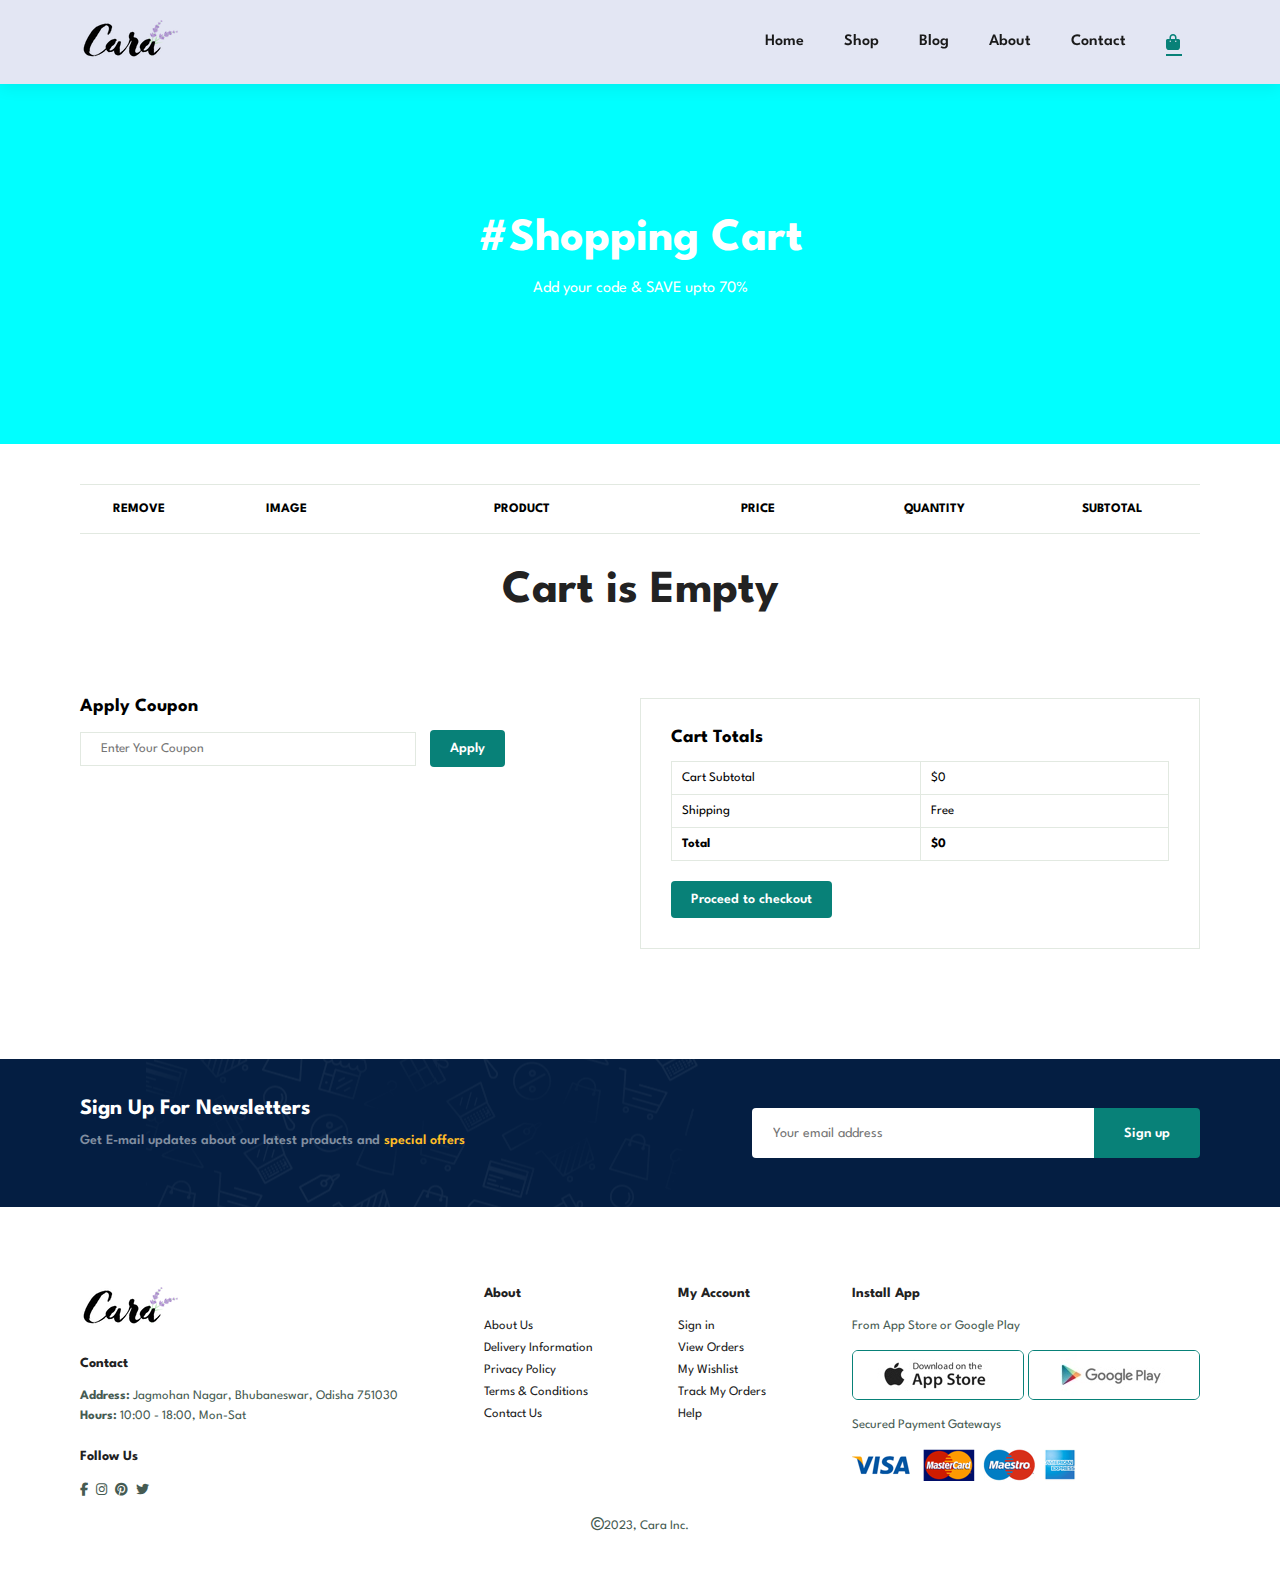
<file: Cart/cart.html>
<!DOCTYPE html>
<html lang="en">
<head>
    <meta charset="UTF-8">
    <meta http-equiv="X-UA-Compatible" content="IE=edge">
    <meta name="viewport" content="width=device-width, initial-scale=1.0">
    <title>Online Shopping Site</title>

    <!-- css file -->
    <link rel="stylesheet" href="../style.css">
    <link rel="stylesheet" href="cart.css">

    <!-- cdn for icon -->
    <link rel="stylesheet" href="https://cdnjs.cloudflare.com/ajax/libs/font-awesome/6.4.0/css/all.min.css" />

    <!-- favicon -->
    <link rel="icon" type="x-icon" sizes="16x16" href="favicon.png">

</head>
<body >

    <!-- navbar -->

    <section id="header">
        <a href="#"><img src="../img/logo.png" class="logo"></a>
        
        <div>
            <ul id="navbar">
                <li><a href="../index.html">Home</a></li>
                <li><a href="../Shop/shop.html">Shop</a></li>
                <li><a href="../Blog/blog.html">Blog</a></li>
                <li><a href="../About/about.html">About</a></li>
                <li><a href="../Contact/contact.html">Contact</a></li>
                <li id="lg-bag"><a class="active" href="../Cart/cart.html"><i class="fa-solid fa-bag-shopping"></i></a><sup id="counter"></sup></li>
                <a href="#" id="close"><i class="fa-solid fa-xmark"></i> </a>
                
            </ul>
        </div>

        <div id="mobile">
            <a href="../Cart/cart.html"><i class="fa-solid fa-bag-shopping"></i></a>
            <i id="bar" class="fa-solid fa-bars"></i> 
        </div>
    
    </section>

    <section id="page-header" class="cart-header">
        <h2>#Shopping Cart</h2>
        <p>Add your code & SAVE upto 70%</p>
    </section>

    <section id="cart" class="section-p1">
        <table width="100%">
            <thead>
                <tr>
                    <td>REMOVE</td>
                    <td>IMAGE</td>
                    <td>PRODUCT</td>
                    <td>PRICE</td>
                    <td>QUANTITY</td>
                    <td>SUBTOTAL</td>
                </tr>
            </thead>
            <tbody class="cart-items">

                <!-- demo-products -->

                 <!-- <tr class="cart-item">
                    <td><a><i class="fa-solid fa-xmark"></a></td>
                    <td><img class='image' src="img/products/f1.jpg" alt=""></td>
                    <td class="name">Demo Product</td>
                    <td class="price">$118.19</td>
                    <td><input type="number" value="1" class="quantity" min="1" onkeypress="return (event.charCode !=8 && event.charCode ==0 || (event.charCode >= 49 && event.charCode <= 57) || (event.charCode==13))"></td>
                    
                    <td class="t-price">$118.19</td>
                </tr> -->
                
                <!--
                <tr class="cart-item">
                    <td><a><i class="fa-solid fa-xmark"></a></td>
                    <td><img src="img/products/f2.jpg" alt=""></td>
                    <td class="name">Cartoon Astronaut T-Shirt</td>
                    <td class="price">$118.19</td>
                    <td><input type="number" value="1" class="quantity" min="1" onkeypress="return (event.charCode !=8 && event.charCode ==0 || (event.charCode >= 49 && event.charCode <= 57) || (event.charCode==13))"></td>
                    <td class="t-price">$118.19</td>
                </tr>
                <tr class="cart-item">
                    <td><a><i class="fa-solid fa-xmark"></a></td>
                    <td><img src="img/products/f3.jpg" alt=""></td>
                    <td class="name">Cartoon Astronaut T-Shirt</td>
                    <td class="price">$118.19</td>
                    <td><input type="number" value="1" class="quantity" min="1" onkeypress="return (event.charCode !=8 && event.charCode ==0 || (event.charCode >= 49 && event.charCode <= 57) || (event.charCode==13))"></td>
                    <td class="t-price">$118.19</td>
                </tr> -->
            </tbody>
        </table>
        <div id="emptyCart"><br><br><h2 style="text-align: center;">Cart is Empty</h2></div>
    </section>

    <section id="cart-add" class="section-p1">
        <div id="coupon">
            <h3>Apply Coupon</h3>
            <div>
                <input type="text" placeholder="Enter Your Coupon">
                <button class="normal">Apply</button>
            </div>
        </div>
        <div id="subtotal">
            <h3>Cart Totals</h3>
            <table>
                <tr>
                    <td>Cart Subtotal</td>
                    <td id="cartSubTotal">$0</td>
                </tr>
                <tr>
                    <td>Shipping</td>
                    <td>Free</td>
                </tr>
                <tr>
                    <td><strong>Total</strong></td>
                    <td id="cartTotal"><strong>$0</strong></td>
                </tr>
            </table>
            <button class="normal">Proceed to checkout</button>

        </div>
    </section>



    <section id="newsletter" class="section-p1 section-m1">
        <div class="newstext">
            <h4>Sign Up For Newsletters</h4>
            <p>Get E-mail updates about our latest products and <span>special offers</span></p>
        </div>
        <div class="form">
            <input type="email" placeholder="Your email address">
            <button class="normal">Sign up</button>
        </div>
    </section>


    <!-- footer -->

    <footer class="section-p1">
        <div class="col">
            <img class="logo" src="../img/logo.png" alt="logo">
            <h4>Contact</h4>
            <p><strong>Address: </strong>Jagmohan Nagar, Bhubaneswar, Odisha 751030</p>
            <p><strong>Hours: </strong>10:00 - 18:00, Mon-Sat</p>
            <div class="follow">
                <h4>Follow Us</h4>
                <div class="icon">
                    <a href="#"><i class="fa-brands fa-facebook-f"></i></a>
                    <a href="#"><i class="fa-brands fa-instagram"></i></a>
                    <a href="#"><i class="fa-brands fa-pinterest"></i></a>
                    <a href="#"><i class="fa-brands fa-twitter"></i></a>
                    <a href="#"></a>
                    
                </div>
            </div>
        </div>

        <div class="col">
            <h4>About</h4>
            <a href="#">About Us</a>
            <a href="#">Delivery Information</a>
            <a href="#">Privacy Policy</a>
            <a href="#">Terms & Conditions</a>
            <a href="#">Contact Us</a>
        </div>

        <div class="col">
            <h4>My Account</h4>
            <a href="#">Sign in</a>
            <a href="#">View Orders</a>
            <a href="#">My Wishlist</a>
            <a href="#">Track My Orders</a>
            <a href="#">Help</a>
        </div>

        <div class="col install">
            <h4>Install App</h4>
            <p>From App Store or Google Play</p>
            <div class="row">
                <img src="../img/pay/app.jpg" alt="app store">
                <img src="../img/pay/play.jpg" alt="google play">
            </div>
            <p>Secured Payment Gateways</p>
            <img src="../img/pay/pay.png">
        </div>

        <div class="copyright">
            <p><i class="fa-regular fa-copyright"></i>2023, Cara Inc.</p>
        </div>

    </footer>

    


    <script src="../script.js"></script>
    <script src="cart.js"></script>
</body>
</html>
</file>
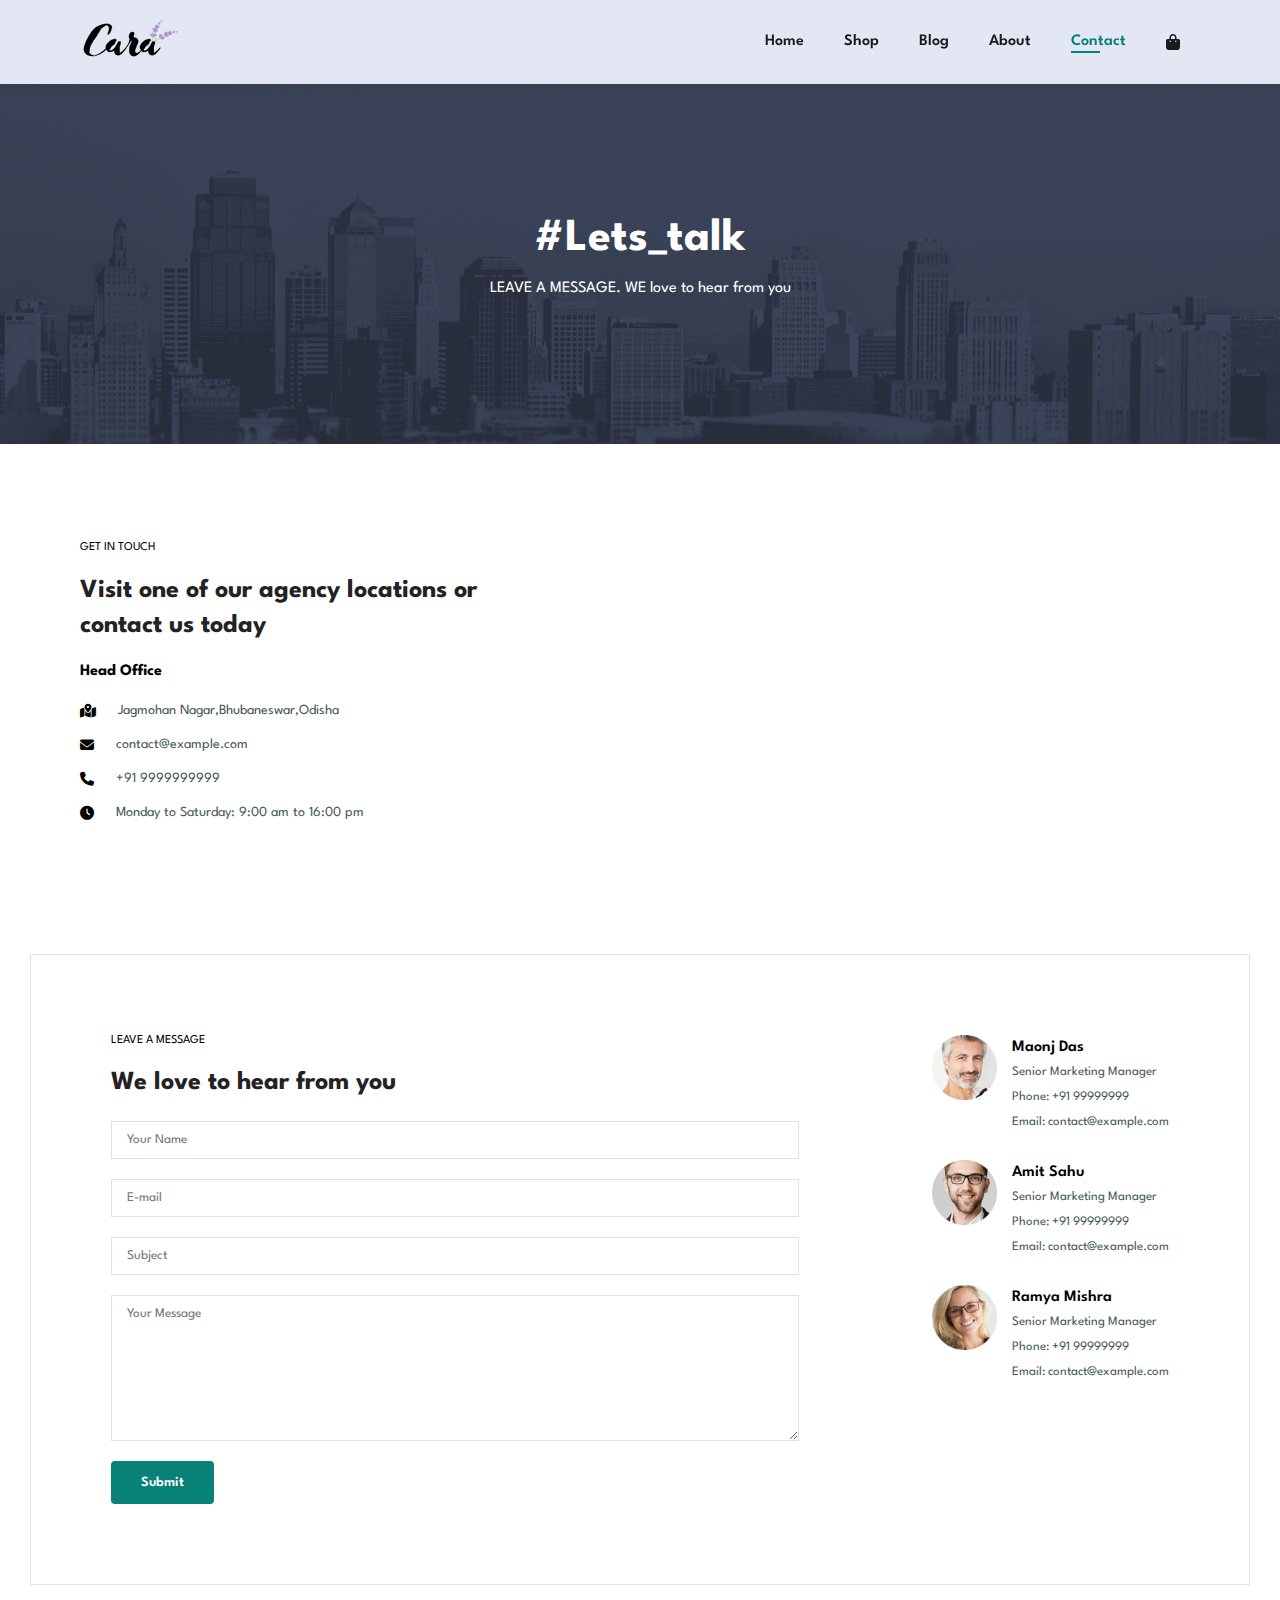
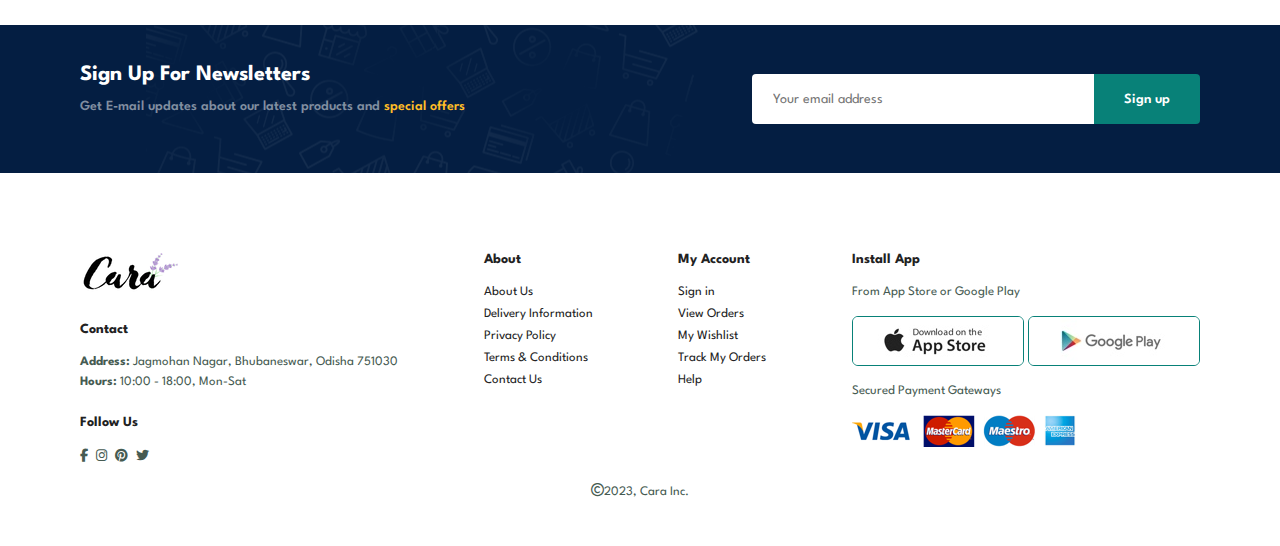
<file: Contact/contact.html>
<!DOCTYPE html>
<html lang="en">
<head>
    <meta charset="UTF-8">
    <meta http-equiv="X-UA-Compatible" content="IE=edge">
    <meta name="viewport" content="width=device-width, initial-scale=1.0">
    <title>Online Shopping Site</title>

    <!-- css file -->
    <link rel="stylesheet" href="../style.css">
    <link rel="stylesheet" href="contact.css">

    <!-- cdn for icon -->
    <link rel="stylesheet" href="https://cdnjs.cloudflare.com/ajax/libs/font-awesome/6.4.0/css/all.min.css" />

    <!-- favicon -->
    <link rel="icon" type="x-icon" sizes="16x16" href="favicon.png">

</head>
<body>

    <!-- navbar -->

    <section id="header">
        <a href="#"><img src="../img/logo.png" class="logo"></a>
        
        <div>
            <ul id="navbar">
                <li><a href="../index.html">Home</a></li>
                <li><a href="../Shop/shop.html">Shop</a></li>
                <li><a href="../Blog/blog.html">Blog</a></li>
                <li><a href="../About/about.html">About</a></li>
                <li><a class="active" href="../Contact/contact.html">Contact</a></li>
                <li id="lg-bag"><a href="../Cart/cart.html"><i class="fa-solid fa-bag-shopping"></i></a><sup id="counter"></sup></li>
                <a href="#" id="close"><i class="fa-solid fa-xmark"></i> </a>
                
            </ul>
        </div>

        <div id="mobile">
            <a href="../Cart/cart.html"><i class="fa-solid fa-bag-shopping"></i></a>
            <i id="bar" class="fa-solid fa-bars"></i> 
        </div>
    
    </section>

    <section id="page-header" class="about-header">
        <h2>#Lets_talk</h2>
        <p>LEAVE A MESSAGE. WE love to hear from you</p>
    </section>

    <section id="contact-details" class="section-p1">
        <div class="details">
            <span>GET IN TOUCH</span>
            <h2>Visit one of our agency locations or contact us today</h2>
            <h3>Head Office</h3>
            <div>
                <li>
                    <i class="fa-solid fa-map-location-dot"></i>
                    <p>Jagmohan Nagar,Bhubaneswar,Odisha</p>
                </li>
                <li>
                    <i class="fa-solid fa-envelope"></i>
                    <p>contact@example.com</p>
                </li>
                <li>
                    <i class="fa-solid fa-phone"></i>
                    <p>+91 9999999999</p>
                </li>
                <li>
                    <i class="fa-solid fa-clock"></i>
                    <p>Monday to Saturday: 9:00 am to 16:00 pm</p>
                </li>
            </div>
        </div>
        <div class="map">
            <iframe src="https://www.google.com/maps/embed?pb=!1m18!1m12!1m3!1d3743.216091612362!2d85.80023069999999!3d20.2498709!2m3!1f0!2f0!3f0!3m2!1i1024!2i768!4f13.1!3m3!1m2!1s0x3a19a7a3b9692fff%3A0x87cd0a356bbc39ce!2sITER%2C%20Siksha%20&#39;O&#39;%20Anusandhan!5e0!3m2!1sen!2sin!4v1689262782754!5m2!1sen!2sin" width="600" height="450" style="border:0;" allowfullscreen="" loading="lazy" referrerpolicy="no-referrer-when-downgrade"></iframe>
        </div>
    </section>

    <section id="form-details">
        <form actions="">
            <span>LEAVE A MESSAGE</span>
            <h2>We love to hear from you</h2>
            <input type="text" placeholder="Your Name">
            <input type="text" placeholder="E-mail">
            <input type="text" placeholder="Subject">
            <textarea name="" id="" cols="30" rows="10" placeholder="Your Message"></textarea>
            <button class="normal">Submit</button>
        </form>
        <div class="people">
            <div>
                <img src="../img/people/1.png" alt="">
                <p><span>Maonj Das</span>Senior Marketing Manager<br>Phone: +91 99999999<br>Email: contact@example.com</p>
            </div>
            <div>
                <img src="../img/people/2.png" alt="">
                <p><span>Amit Sahu</span>Senior Marketing Manager<br>Phone: +91 99999999<br>Email: contact@example.com</p>
            </div>
            <div>
                <img src="../img/people/3.png" alt="">
                <p><span>Ramya Mishra</span>Senior Marketing Manager<br>Phone: +91 99999999<br>Email: contact@example.com</p>
            </div>
        </div>
    </section>
    <section id="newsletter" class="section-p1 section-m1">
        <div class="newstext">
            <h4>Sign Up For Newsletters</h4>
            <p>Get E-mail updates about our latest products and <span>special offers</span></p>
        </div>
        <div class="form">
            <input type="email" placeholder="Your email address">
            <button class="normal">Sign up</button>
        </div>
    </section>


    <!-- footer -->

    <footer class="section-p1">
        <div class="col">
            <img class="logo" src="../img/logo.png" alt="logo">
            <h4>Contact</h4>
            <p><strong>Address: </strong>Jagmohan Nagar, Bhubaneswar, Odisha 751030</p>
            <p><strong>Hours: </strong>10:00 - 18:00, Mon-Sat</p>
            <div class="follow">
                <h4>Follow Us</h4>
                <div class="icon">
                    <a href="#"><i class="fa-brands fa-facebook-f"></i></a>
                    <a href="#"><i class="fa-brands fa-instagram"></i></a>
                    <a href="#"><i class="fa-brands fa-pinterest"></i></a>
                    <a href="#"><i class="fa-brands fa-twitter"></i></a>
                    <a href="#"></a>
                    
                </div>
            </div>
        </div>

        <div class="col">
            <h4>About</h4>
            <a href="#">About Us</a>
            <a href="#">Delivery Information</a>
            <a href="#">Privacy Policy</a>
            <a href="#">Terms & Conditions</a>
            <a href="#">Contact Us</a>
        </div>

        <div class="col">
            <h4>My Account</h4>
            <a href="#">Sign in</a>
            <a href="#">View Orders</a>
            <a href="#">My Wishlist</a>
            <a href="#">Track My Orders</a>
            <a href="#">Help</a>
        </div>

        <div class="col install">
            <h4>Install App</h4>
            <p>From App Store or Google Play</p>
            <div class="row">
                <img src="../img/pay/app.jpg" alt="app store">
                <img src="../img/pay/play.jpg" alt="google play">
            </div>
            <p>Secured Payment Gateways</p>
            <img src="../img/pay/pay.png">
        </div>

        <div class="copyright">
            <p><i class="fa-regular fa-copyright"></i>2023, Cara Inc.</p>
        </div>

    </footer>

  


    <script src="../script.js"></script>
</body>
</html>
</file>
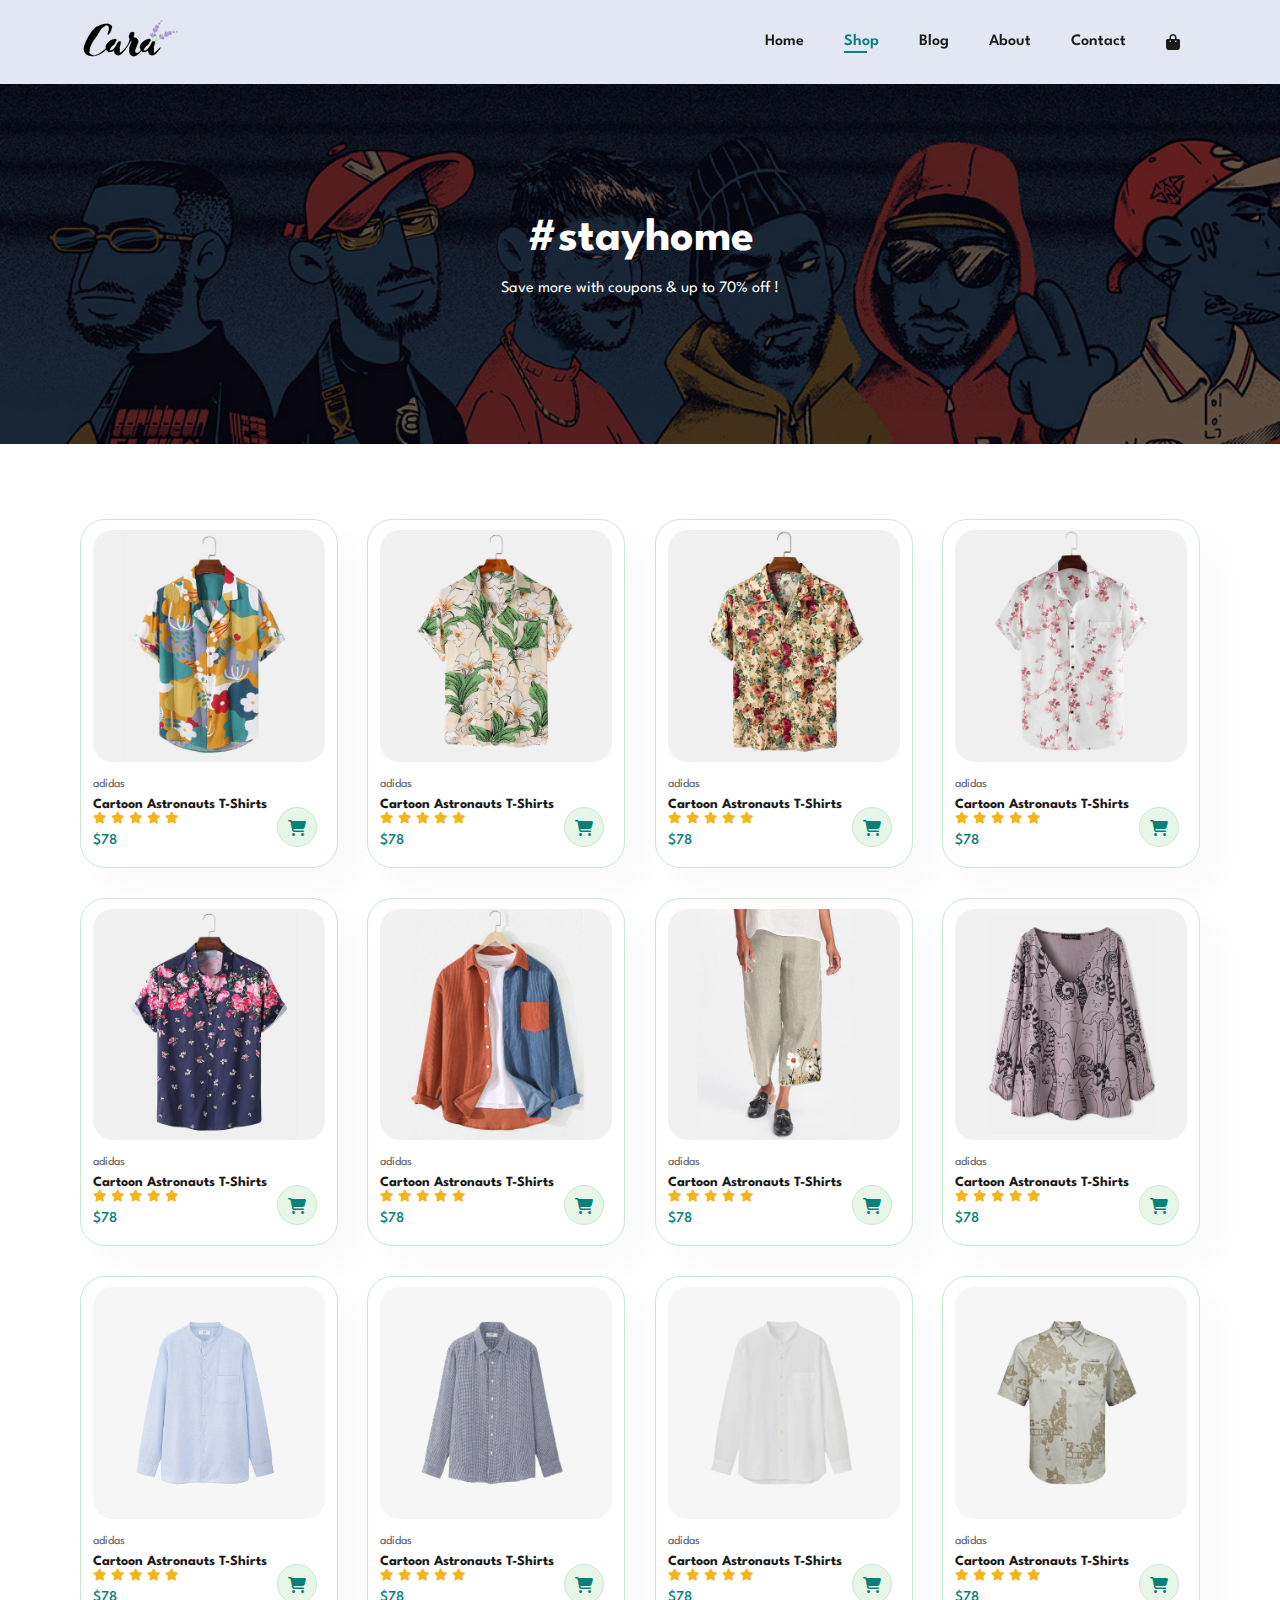
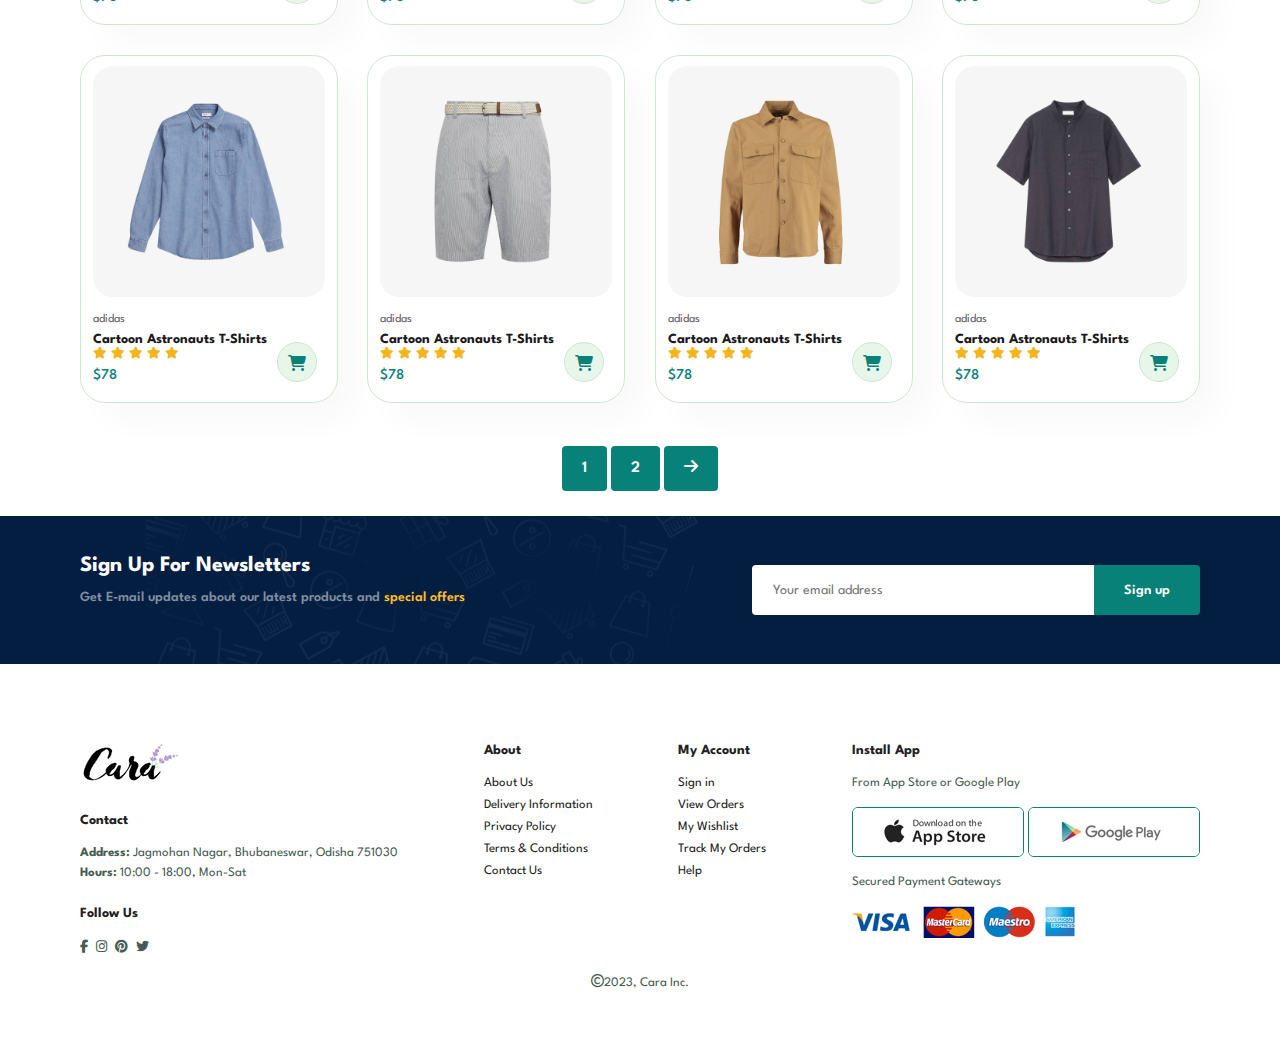
<file: Shop/shop.html>
<!DOCTYPE html>
<html lang="en">
<head>
    <meta charset="UTF-8">
    <meta http-equiv="X-UA-Compatible" content="IE=edge">
    <meta name="viewport" content="width=device-width, initial-scale=1.0">
    <title>Online Shopping Site</title>

    <!-- css file -->
    <link rel="stylesheet" href="../style.css">
    <link rel="stylesheet" href="shop.css">

    <!-- cdn for icon -->
    <link rel="stylesheet" href="https://cdnjs.cloudflare.com/ajax/libs/font-awesome/6.4.0/css/all.min.css" />

    <!-- favicon -->
    <link rel="icon" type="x-icon" sizes="16x16" href="favicon.png">

</head>
<body>

    <!-- navbar -->

    <section id="header">
        <a href="#"><img src="../img/logo.png" class="logo"></a>
        
        <div>
            <ul id="navbar">
                <li><a href="../index.html">Home</a></li>
                <li><a class="active" href="../Shop/shop.html">Shop</a></li>
                <li><a href="../Blog/blog.html">Blog</a></li>
                <li><a href="../About/about.html">About</a></li>
                <li><a href="../Contact/contact.html">Contact</a></li>
                <li id="lg-bag"><a href="../Cart/cart.html"><i class="fa-solid fa-bag-shopping"></i></a><sup id="counter"></sup></li>
                <a href="#" id="close"><i class="fa-solid fa-xmark"></i> </a>
                
            </ul>
        </div>

        <div id="mobile">
            <a href="../Cart/cart.html"><i class="fa-solid fa-bag-shopping"></i></a>
            <i id="bar" class="fa-solid fa-bars"></i> 
        </div>
    
    </section>

    <section id="page-header">
        <h2>#stayhome</h2>
        <p>Save more with coupons & up to 70% off !</p>
    </section>

    <section id="product1" class="section-p1">
        <div class="pro-container">         
            <div class="pro">
                <img class='pro-image'src="../img/products/f1.jpg" alt="">
                <div class="des">
                    <span>adidas</span>
                    <h5 class="pro-name">Cartoon Astronauts T-Shirts</h5>
                    <div class="star">
                        <i class="fas fa-star"></i>
                        <i class="fas fa-star"></i>
                        <i class="fas fa-star"></i>
                        <i class="fas fa-star"></i>
                        <i class="fas fa-star"></i>
                    </div>
                    <h4 class="pro-price">$78</h4>
                </div>
               <span><i class=" fa-solid fa-cart-shopping cart"></i></span>
        </div>
        <div class="pro">
           <img class='pro-image'src="../img/products/f2.jpg" alt="">
                <div class="des">
                    <span>adidas</span>
                    <h5 class="pro-name">Cartoon Astronauts T-Shirts</h5>
                    <div class="star">
                        <i class="fas fa-star"></i>
                        <i class="fas fa-star"></i>
                        <i class="fas fa-star"></i>
                        <i class="fas fa-star"></i>
                        <i class="fas fa-star"></i>
                    </div>
                    <h4 class="pro-price">$78</h4>
           </div>
           <span><i class=" fa-solid fa-cart-shopping cart"></i></span>
        </div>
        <div class="pro">
           <img class='pro-image'src="../img/products/f3.jpg" alt="">
                <div class="des">
                    <span>adidas</span>
                    <h5 class="pro-name">Cartoon Astronauts T-Shirts</h5>
                    <div class="star">
                        <i class="fas fa-star"></i>
                        <i class="fas fa-star"></i>
                        <i class="fas fa-star"></i>
                        <i class="fas fa-star"></i>
                        <i class="fas fa-star"></i>
                    </div>
                    <h4 class="pro-price">$78</h4>
           </div>
           <span><i class=" fa-solid fa-cart-shopping cart"></i></span>
        </div>
        <div class="pro">
           <img class='pro-image'src="../img/products/f4.jpg" alt="">
                <div class="des">
                    <span>adidas</span>
                    <h5 class="pro-name">Cartoon Astronauts T-Shirts</h5>
                    <div class="star">
                        <i class="fas fa-star"></i>
                        <i class="fas fa-star"></i>
                        <i class="fas fa-star"></i>
                        <i class="fas fa-star"></i>
                        <i class="fas fa-star"></i>
                    </div>
                    <h4 class="pro-price">$78</h4>
           </div>
           <span><i class=" fa-solid fa-cart-shopping cart"></i></span>
        </div>
        <div class="pro">
           <img class='pro-image'src="../img/products/f5.jpg" alt="">
                <div class="des">
                    <span>adidas</span>
                    <h5 class="pro-name">Cartoon Astronauts T-Shirts</h5>
                    <div class="star">
                        <i class="fas fa-star"></i>
                        <i class="fas fa-star"></i>
                        <i class="fas fa-star"></i>
                        <i class="fas fa-star"></i>
                        <i class="fas fa-star"></i>
                    </div>
                    <h4 class="pro-price">$78</h4>
           </div>
           <span><i class=" fa-solid fa-cart-shopping cart"></i></span>
        </div>
        <div class="pro">
           <img class='pro-image'src="../img/products/f6.jpg" alt="">
                <div class="des">
                    <span>adidas</span>
                    <h5 class="pro-name">Cartoon Astronauts T-Shirts</h5>
                    <div class="star">
                        <i class="fas fa-star"></i>
                        <i class="fas fa-star"></i>
                        <i class="fas fa-star"></i>
                        <i class="fas fa-star"></i>
                        <i class="fas fa-star"></i>
                    </div>
                    <h4 class="pro-price">$78</h4>
           </div>
           <span><i class=" fa-solid fa-cart-shopping cart"></i></span>
        </div>
        <div class="pro">
           <img class='pro-image'src="../img/products/f7.jpg" alt="">
                <div class="des">
                    <span>adidas</span>
                    <h5 class="pro-name">Cartoon Astronauts T-Shirts</h5>
                    <div class="star">
                        <i class="fas fa-star"></i>
                        <i class="fas fa-star"></i>
                        <i class="fas fa-star"></i>
                        <i class="fas fa-star"></i>
                        <i class="fas fa-star"></i>
                    </div>
                    <h4 class="pro-price">$78</h4>
           </div>
           <span><i class=" fa-solid fa-cart-shopping cart"></i></span>
        </div>
        <div class="pro">
           <img class='pro-image'src="../img/products/f8.jpg" alt="">
                <div class="des">
                    <span>adidas</span>
                    <h5 class="pro-name">Cartoon Astronauts T-Shirts</h5>
                    <div class="star">
                        <i class="fas fa-star"></i>
                        <i class="fas fa-star"></i>
                        <i class="fas fa-star"></i>
                        <i class="fas fa-star"></i>
                        <i class="fas fa-star"></i>
                    </div>
                    <h4 class="pro-price">$78</h4>
           </div>
           <span><i class=" fa-solid fa-cart-shopping cart"></i></span>
        </div>
        <div class="pro">
            <img class='pro-image'src="../img/products/n1.jpg" alt="">
            <div class="des">
                <span>adidas</span>
                <h5 class="pro-name">Cartoon Astronauts T-Shirts</h5>
                <div class="star">
                    <i class="fas fa-star"></i>
                    <i class="fas fa-star"></i>
                    <i class="fas fa-star"></i>
                    <i class="fas fa-star"></i>
                    <i class="fas fa-star"></i>
                </div>
                <h4 class="pro-price">$78</h4>
            </div>
            <span><i class=" fa-solid fa-cart-shopping cart"></i></span>
    </div>
    <div class="pro">
       <img class='pro-image'src="../img/products/n2.jpg" alt="">
            <div class="des">
                <span>adidas</span>
                <h5 class="pro-name">Cartoon Astronauts T-Shirts</h5>
                <div class="star">
                    <i class="fas fa-star"></i>
                    <i class="fas fa-star"></i>
                    <i class="fas fa-star"></i>
                    <i class="fas fa-star"></i>
                    <i class="fas fa-star"></i>
                </div>
                <h4 class="pro-price">$78</h4>
       </div>
       <span><i class=" fa-solid fa-cart-shopping cart"></i></span>
    </div>
    <div class="pro">
       <img class='pro-image'src="../img/products/n3.jpg" alt="">
            <div class="des">
                <span>adidas</span>
                <h5 class="pro-name">Cartoon Astronauts T-Shirts</h5>
                <div class="star">
                    <i class="fas fa-star"></i>
                    <i class="fas fa-star"></i>
                    <i class="fas fa-star"></i>
                    <i class="fas fa-star"></i>
                    <i class="fas fa-star"></i>
                </div>
                <h4 class="pro-price">$78</h4>
       </div>
       <span><i class=" fa-solid fa-cart-shopping cart"></i></span>
    </div>
    <div class="pro">
       <img class='pro-image'src="../img/products/n4.jpg" alt="">
            <div class="des">
                <span>adidas</span>
                <h5 class="pro-name">Cartoon Astronauts T-Shirts</h5>
                <div class="star">
                    <i class="fas fa-star"></i>
                    <i class="fas fa-star"></i>
                    <i class="fas fa-star"></i>
                    <i class="fas fa-star"></i>
                    <i class="fas fa-star"></i>
                </div>
                <h4 class="pro-price">$78</h4>
       </div>
       <span><i class=" fa-solid fa-cart-shopping cart"></i></span>
    </div>
    <div class="pro">
       <img class='pro-image'src="../img/products/n5.jpg" alt="">
            <div class="des">
                <span>adidas</span>
                <h5 class="pro-name">Cartoon Astronauts T-Shirts</h5>
                <div class="star">
                    <i class="fas fa-star"></i>
                    <i class="fas fa-star"></i>
                    <i class="fas fa-star"></i>
                    <i class="fas fa-star"></i>
                    <i class="fas fa-star"></i>
                </div>
                <h4 class="pro-price">$78</h4>
       </div>
       <span><i class=" fa-solid fa-cart-shopping cart"></i></span>
    </div>
    <div class="pro">
       <img class='pro-image'src="../img/products/n6.jpg" alt="">
            <div class="des">
                <span>adidas</span>
                <h5 class="pro-name">Cartoon Astronauts T-Shirts</h5>
                <div class="star">
                    <i class="fas fa-star"></i>
                    <i class="fas fa-star"></i>
                    <i class="fas fa-star"></i>
                    <i class="fas fa-star"></i>
                    <i class="fas fa-star"></i>
                </div>
                <h4 class="pro-price">$78</h4>
       </div>
       <span><i class=" fa-solid fa-cart-shopping cart"></i></span>
    </div>
    <div class="pro">
       <img class='pro-image'src="../img/products/n7.jpg" alt="">
            <div class="des">
                <span>adidas</span>
                <h5 class="pro-name">Cartoon Astronauts T-Shirts</h5>
                <div class="star">
                    <i class="fas fa-star"></i>
                    <i class="fas fa-star"></i>
                    <i class="fas fa-star"></i>
                    <i class="fas fa-star"></i>
                    <i class="fas fa-star"></i>
                </div>
                <h4 class="pro-price">$78</h4>
       </div>
       <span><i class=" fa-solid fa-cart-shopping cart"></i></span>
    </div>
    <div class="pro">
       <img class='pro-image'src="../img/products/n8.jpg" alt="">
            <div class="des">
                <span>adidas</span>
                <h5 class="pro-name">Cartoon Astronauts T-Shirts</h5>
                <div class="star">
                    <i class="fas fa-star"></i>
                    <i class="fas fa-star"></i>
                    <i class="fas fa-star"></i>
                    <i class="fas fa-star"></i>
                    <i class="fas fa-star"></i>
                </div>
                <h4 class="pro-price">$78</h4>
       </div>
       <span><i class=" fa-solid fa-cart-shopping cart"></i></span>
    </div>
        </div>

    </section>

    <section id="pagination" class=""section-p1 section-m1>
        <a href="#">1</a>
        <a href="#">2</a>
        <a href="#"><i class="fa-sharp fa-solid fa-arrow-right"></i></a>
    </section>

    <!-- newletter -->

    <section id="newsletter" class="section-p1 section-m1">
        <div class="newstext">
            <h4>Sign Up For Newsletters</h4>
            <p>Get E-mail updates about our latest products and <span>special offers</span></p>
        </div>
        <div class="form">
            <input type="email" placeholder="Your email address">
            <button class="normal">Sign up</button>
        </div>
    </section>

    <!-- footer -->

    <footer class="section-p1">
        <div class="col">
            <img class="logo" src="../img/logo.png" alt="logo">
            <h4>Contact</h4>
            <p><strong>Address: </strong>Jagmohan Nagar, Bhubaneswar, Odisha 751030</p>
            <p><strong>Hours: </strong>10:00 - 18:00, Mon-Sat</p>
            <div class="follow">
                <h4>Follow Us</h4>
                <div class="icon">
                    <a href="#"><i class="fa-brands fa-facebook-f"></i></a>
                    <a href="#"><i class="fa-brands fa-instagram"></i></a>
                    <a href="#"><i class="fa-brands fa-pinterest"></i></a>
                    <a href="#"><i class="fa-brands fa-twitter"></i></a>
                    <a href="#"></a>
                    
                </div>
            </div>
        </div>

        <div class="col">
            <h4>About</h4>
            <a href="#">About Us</a>
            <a href="#">Delivery Information</a>
            <a href="#">Privacy Policy</a>
            <a href="#">Terms & Conditions</a>
            <a href="#">Contact Us</a>
        </div>

        <div class="col">
            <h4>My Account</h4>
            <a href="#">Sign in</a>
            <a href="#">View Orders</a>
            <a href="#">My Wishlist</a>
            <a href="#">Track My Orders</a>
            <a href="#">Help</a>
        </div>

        <div class="col install">
            <h4>Install App</h4>
            <p>From App Store or Google Play</p>
            <div class="row">
                <img src="../img/pay/app.jpg" alt="app store">
                <img src="../img/pay/play.jpg" alt="google play">
            </div>
            <p>Secured Payment Gateways</p>
            <img src="../img/pay/pay.png">
        </div>

        <div class="copyright">
            <p><i class="fa-regular fa-copyright"></i>2023, Cara Inc.</p>
        </div>

    </footer>    


    <script src="../script.js"></script>
    <script src="../JSscript/addTocart.js"></script>
    <script src="../JSscript/viewProduct.js"></script>

</body>
</html>
</file>
<file: style.css>
@import url("https://fonts.googleapis.com/css2?family=Spartan:wght@100;200;300;400;500;600;700;800;900&display=swap");
* {
  margin: 0;
  padding: 0;
  box-sizing: border-box;
  font-family: "Spartan", sans-serif;
}

html {
  scroll-behavior: smooth;
}

/* Global Styles */

h1 {
  font-size: 50px;
  line-height: 64px;
  color: #222;
}

h2 {
  font-size: 46px;
  line-height: 54px;
  color: #222;
}

h4 {
  font-size: 20px;
  color: #222;
}

h6 {
  font-weight: 700;
  font-size: 12px;
}

p {
  font-size: 16px;
  color: #465b52;
  margin: 15px 0 20px 0;
}

.section-p1 {
  padding: 40px 80px;
}

.section-m1 {
  margin: 40px 0;
}

button.normal{
  font-size:14px;
  font-weight:600 ;
  padding:15px 30px;
  color:#000;
  background-color: #fff;
  border-radius: 4px;
  cursor:pointer;
  border: none;
  outline:none;
  transition: 0.2s;
}

button.normal:hover{
  background:#088178;
  color: #fff;
  
}

button.white{
  font-size:13px;
  font-weight:600 ;
  padding:11px 18px;
  color:#fff;
  background-color: transparent;
  cursor:pointer;
  border: 1px solid #fff;
  outline:none;
  transition: 0.2s;
}

button.white:hover{
  background:#088178;
  border: 1px solid #088178;
  
}

body {
  width: 100%;
}
  
/* navigation-bar */

#counter{
  font-weight: 600;
  color:#ef3636
}

#header{
    display: flex;
    align-items: center;
    justify-content: space-between;
    padding: 20px 80px;
    background: #E3E6F3;
    box-shadow: 0 5px 15px rgba(0,0,0,0.06);
    z-index: 999;
    position: sticky;
    top:0;
    left:0;
}

#navbar{
  display: flex;
  align-items: center;
  justify-content: center;
}

#navbar li{
    list-style-type:none;
    padding: 0 20px;
    position: relative;
}

#navbar li a{
    text-decoration: none;
    font-size: 16px;
    font-weight: 600;
    color: #1a1a1a;
    transition: 0.3s ease;
}

#navbar li a:hover,
 #navbar li a.active{
    color: #088178;
}

#navbar li a.active::after,
#navbar li a:hover::after{
    content: "";
    width:30%;
    height:2px;
    background: #088178;
    position:absolute;
    bottom: -4px;
    left: 20px;
}

#mobile{
  display:none;
  align-items:center;
}

#navbar.active{
  right:0px;
}

#close{
  display: none;
}

/* home page */
#hero{
    background-image:url("img/hero4.png");
    height:90vh;
    width:100%;
    background-size: cover;
    background-position: top 25% right 0;
    padding: 0 80px;
    display: flex;
    flex-direction: column;
    align-items: flex-start;
    justify-content: center;
}

#hero h4{
    padding-bottom:15px ;
}
#hero h1{
    color: #088178;
}
#hero button{
    background-image:url("img/button.png");
    background-color: transparent;
    color: #088178;
    border: 0;
    padding:14px 80px 14px 65px;
    cursor:pointer;
    font-weight: 700;
    font-size: 15px;
}


/* features */

#feature{
    display: flex;
    align-items: center;
    justify-content: space-between;
    flex-wrap:wrap;

}
#feature .fe-box{
    width:180px;
    text-align: center;
    padding:25px 15px;
    box-shadow:20px 20px 34px rgba(0,0,0,0.03);
    border:1px solid #cce7d0;
    border-radius: 4px;
    margin:15px;
}

#feature .fe-box:hover{
    box-shadow:20px 20px 54px rgba(70,62,221,0.1);
}

feature .fe-box img{
    width: 100%;
    margin-bottom: 10px;
}
#feature .fe-box h6{
    display: inline-block;
    padding:9px 8px 6px 8px;
    line-height:1;
    border-radius:4px;
    color:#088178;
    background-color: #fddde4;
}

#feature .fe-box:nth-child(2) h6{
    background-color: #cdebbc;
}
#feature .fe-box:nth-child(3) h6{
    background-color: #d1e8f2;
}
#feature .fe-box:nth-child(4) h6{
    background-color: #cdd4f8;
}
#feature .fe-box:nth-child(5) h6{
    background-color: #f6dbf8;
}
#feature .fe-box:nth-child(6) h6{
    background-color: #fff2e5;
}


/* feature products */ 
#product1{
    text-align: center;

}

#product1 .pro-container{
  display:flex;
  justify-content: space-between;
  padding-top: 20px ;
  flex-wrap: wrap;
}

#product1 .pro{
  width:23%;
  min-width: 250px;
  padding:10px 12px;
  border:1px solid #cce7d0;
  border-radius: 25px;
  cursor:pointer;
  margin:15px 0px;
  box-shadow:20px 20px 30px rgba(0,0,0,0.025);
  transition: 0.2s ease;
  position: relative;
}

#product1 .pro:hover{
  box-shadow:20px 20px 30px rgba(0,0,0,0.06);

}

#product1 .pro img{
  width: 100%;
  border-radius:20px;
}
#product1 .pro .des{
  text-align: start;
  padding: 10px 0;
}

#product1 .pro .des span{
  color:#606063;
  font-size:12px;
}

#product1 .pro .des h5{
  padding-top: 7px;
  color:#1a1a1a;
  font-size: 14px;;
}

#product1 .pro .des i{
  font-size: 12px;
  color:rgb(243,181,25);
}

#product1 .pro .des h4{
  padding-top: 7px;
  font-size: 15px;
  font-weight:500;
  color:#088178;

}

#product1 .pro .cart{
  width:40px;
  height: 40px;
  line-height:40px;
  border-radius: 50px;
  background-color: #e8f6ea;
  /* font-weight: 500; */
  color:#088178;
  border: 1px solid #cce7d0;
  position: absolute; 
  bottom: 20px;
  right: 20px;
  } 
  #product1 .pro .cart:hover{
    background-color: #c9e8d0;
  }

  #banner{
    display: flex;
    flex-direction: column;
    justify-content: center;
    align-items: center;
    text-align: center;
    background-image: url("img/banner/b2.jpg");
    width: 100%;
    height:40vh;
    background-size: cover;
    background-position: center;
  }

  #banner h2{
    color: white;
    font-size: 30px;
    padding : 10px 0;
  }

  #banner h2 span{
    color:#ef3636;
  }

  #banner button:hover{
    background:#088178;
    color: #fff;
  }

  /* sm-banner */

  
  #sm-banner{
    display:flex;
    justify-content: space-between;
    flex-wrap: wrap;
  }

  #sm-banner .banner-box{
    display: flex;
    flex-direction: column;
    justify-content: center;
    align-items: flex-start;
    background-image: url("img/banner/b17.jpg");
    min-width: 630px ;
    height:50vh;
    background-size: cover;
    background-position: center;
    padding:30px;
  }


  #sm-banner h4{
    color:#fff;
    font-size: 20px;
    font-weight: 300;
  }

  #sm-banner h2{
    color:#fff;
    font-size: 28px;
    font-weight: 800;
  }

  #sm-banner span{
    color:#fff;
    font-size: 14px;
    font-weight: 500;
    padding: 15px;
  }

  #sm-banner .banner-box2{
    background-image: url("img/banner/b10.jpg");
    min-width: 630px ;
  }

  /* text banner */

  #banner3{
    display: flex;
    justify-content: space-between;
    flex-wrap: wrap;
    padding: 0 80px;
  }

  #banner3 .banner-box{
    display: flex;
    flex-direction: column;
    justify-content: center;
    align-items: flex-start;
    background-image: url("img/banner/b7.jpg");
    min-width: 30% ;
    height:30vh;
    background-size: cover;
    background-position: center;
    padding:20px;
    margin-bottom: 20px;
  }

  #banner3 .banner-box2{
    background-image: url("img/banner/b4.jpg");
  }

  #banner3 .banner-box3{
    background-image: url("img/banner/b18.jpg");
  }

  #banner3 h2{
    color: #fff;
    font-weight:900;
    font-size: 22px;
  }
  #banner3 h3{
    color: #ec544e;
    font-weight: 800;
  }

  #newsletter{
    display: flex;
    justify-content: space-between;
    flex-wrap:wrap;
    align-items: center;
    background-image: url("img/banner/b14.png");
    background-repeat: no-repeat;
    background-position: 20% 30%;
    background-color: #041e42;

  }

  #newsletter h4{
    font-size: 22px;
    font-weight: 700;
    color:#fff;
  }
  #newsletter p{
    font-size: 14px;
    font-weight: 600;
    color:#818ea0;
  }
  #newsletter span{
    color:#ffbd27;
  }

  #newsletter .form{
    display:flex;
    width:40%;
  }

  #newsletter input{
    height: 3.125rem;
    padding:0 1.25rem;
    font-size:14px;
    width:100%;
    border: 1px solid transparent;
    border-radius:4px;
    outline:none;
    border-top-right-radius:0;
    border-bottom-right-radius:0;
  }
  #newsletter button{
    background-color: #088178;
    color:#fff;
    white-space:nowrap;
    border-top-left-radius:0;
    border-bottom-left-radius:0;
  }

  /* footer */

  footer{
    display:flex;
    flex-wrap: wrap;
    justify-content: space-between;
  }

  footer .col{
    display:flex;
    flex-direction:column;
    align-items:flex-start;
    margin-bottom:20px;
  }

  footer .logo{
    margin-bottom:30px;
  }
  footer h4{
    font-size:14px;
    padding-bottom:20px;
  }

  footer p{
    font-size:13px;
    margin: 0 0 8px 0;
  }

  footer a{
    font-size:13px;
    text-decoration:none;
    color: #222;
    margin-bottom: 10px;
  }

  footer .follow{
    margin-top:20px; 
  }

  footer .follow i{
    color: #465b52;
    padding-right:4px;
    cursor: pointer;
  }

  footer .install .row img{
    border:1px solid #088178;
    border-radius:6px;
  }

  footer .install img{
    margin:10px 0 15px 0;
  }

  footer .follow i:hover,
  footer a:hover{
    color:#088178;
  }

  footer .copyright{
    width:100%;
    text-align: center;
  }

  

  /* Media query */
  @media (max-width:1440px){

  }

  @media (max-width:799px){

    .section-p1{
      padding:40px 40px;
    }
    #navbar{
      display:flex;
      flex-direction: column;
      align-items:flex-start;
      justify-content:flex-start;
      position: fixed;
      top:0;
      right:-300px;
      height:100vh;
      width:300px;
      background-color:#E3E6F3 ;
      box-shadow: 0 40px 60px rgba(0,0,0,0.1);
      padding:80px 0 0 10px;
      transition: 0.3s;
    }
    #navbar li{
      margin-bottom :25px;
    }

    #mobile{
      display:flex;
      align-items:center;
    }
    #mobile i{
      color:#1a1a1a;
      font-size:24px;
      padding-left:20px;
    }

    #close{
      display: initial;
      position: absolute;
      top:30px;
      left:30px;
      color:#222;
      font-size:24px;
    }
    
    #lg-bag{
      display:none;
    }

    #hero {
      height: 70vh;
      padding: 0 80px;
      background-position: top 30% right 30%;
    }
    #feature{
      justify-content: center;
    }
    
    #feature .fe-box{
      margin:15px 15px;
    }

    #product1 .pro-container{
      justify-content: center;
    }
    
    #product1 .pro{
      margin:15px;
    }

    #banner{
       height:20vh;
    }

    #sm-banner .banner-box{
      min-width:100%;
      height:25vh;
    }
    #banner3{
      padding:0 40px;
    }

    #banner3 .banner-box{
      width: 28%;
    }

    #newsletter .form{
      width:70%;
    }

    
  }

  @media (max-width:477px){
    .section-p1{
      padding:20px;
    }
    #header{
      padding: 10px 30px;
    }
    h1{
      font-size:38px;
    }
    h2{
      font-size:32px;
    }
    #hero{
      padding: 0 20px;
      background-position:55%;
    }
    #feature{
      justify-content: space-between;
    }
    #feature .fe-box{
      width:155px;
      margin:0 0 15px 0;
    }
    #product1 .pro{
      width:100%;
    }
    #banner{
      height:40vh;
    }
    #sm-banner .banner-box{
      height:22vh;
    }
    #sm-banner .banner-box2{
      margin-top:20px;
    }
    #banner3{
      padding:0 20px;
    }
    #banner3 .banner-box{
      width: 100%;
    }
    #newsletter{
      padding:40px 20px;
    }
    #newsletter .form{
      width: 100%;
    }

    footer .copyright{
      text-align:start;
    }

  }
</file>
<file: Blog/blog.css>
/* blog */
  #page-header.blog-header{
    background-image: url("../img/banner/b19.jpg");
    width:100%;
    height: 40vh;
    background-size: cover;
    display: flex;
    flex-direction: column;
    justify-content: center;
    align-items: center;
    padding:14px;
  }

  #page-header h2,
  #page-header p{
    color:#fff;
  }

  #pagination{
    text-align: center;
  }
  #pagination a{
    text-decoration: none;
    background-color: #088178;
    padding:15px 20px;
    border-radius:4px;
    color:#fff;
    font-weight: 600 ;
  }


  #blog{
    padding:150px 150px 0 150px;
  }
  #blog .blog-box{
    display:flex;
    align-items: center;
    width:100%;
    position: relative;
    padding-bottom:90px;
  }
  #blog .blog-img{
    width:50%;
    margin-right:40px;
  }
  #blog img{
    width:100%;
    height:300px;
    object-fit: cover;
  }
  #blog .blog-details{
    width:50%;
  }
  #blog .blog-details a{
    text-decoration: none;
    font-size:11px;
    color:#000;
    font-weight:700;
    position:relative;
    transition:0.3s;
  }
  #blog .blog-details a::after{
    content:"";
    width:50px;
    height:1px;
    background-color: #000;
    position: absolute;
    top:4px;
    right:-60px;
  }
  #blog .blog-details a:hover{
    color:#088178;
  }
  #blog .blog-details a:hover::after{
    background-color: #088178;
  }
  #blog .blog-box h1{
    position:absolute;
    top:-40px;
    left:0;
    font-size:70px;
    color:#c9cbce;
    z-index:-9;
  }

   /* Media query */

  @media (max-width:477px){
 
    /* blog */
    #blog{
      padding:100px 20px 0 20px;
    }
    #blog .blog-box{
      flex-direction: column;
      align-items: flex-start;
    }
    #blog .blog-img{
      width:100%;
      margin-right:0px;
      margin-bottom: 30px;
    }
    #blog .blog-details{
      width:100%;
    }


  }
</file>
<file: Cart/cart.css>
/* cart */
#cart{
    overflow-x: auto;
  }

  #cart table .fa-xmark:hover{
    font-size: 20px;
    background-color: #000;
    color: white;
  }

    #page-header{
    background-color: aqua;
    background-image:url("https://img.pikbest.com/backgrounds/20180820/online-shopping-gradient-banner-poster-background_1842381.jpg!bw700");
    width:100%;
    height: 40vh;
    background-size: cover;
    display: flex;
    flex-direction: column;
    justify-content: center;
    align-items: center;
    padding:14px;
  }

  #page-header h2,
  #page-header p{
    color:#fff;
  }

  #cart table{
    width: 100%;
    border-collapse: collapse;
    table-layout:fixed;
    white-space:nowrap;
  }
  #cart table img{
    width: 70px;
  }
  #cart table td:nth-child(1){
    width:100px;
    text-align:center;
  }
  #cart table td:nth-child(2){
    width:150px;
    text-align:center;
  }
  #cart table td:nth-child(3){
    width:250px;
    text-align:center;
  }
  #cart table td:nth-child(4),
  #cart table td:nth-child(5),
  #cart table td:nth-child(6){
    width:150px;
    text-align:center;
  }
  #cart table td:nth-child(5) input{
    width: 70px;
    padding:10px 5px 10px 15px;
  }
  #cart table thead{
    border:1px solid #e2e9e1;
    border-left:none;
    border-right:none;
  }
  #cart table thead td{
    font-weight:700;
    font-size:13px;
    padding:18px 0;
  }
  #cart table tbody tr td{
    padding-top: 15px;
  }
  #cart table tbody td{
    font-size: 13px;
  }

  #cart-add{
    display: flex;
    flex-wrap: wrap;
    justify-content: space-between;
  }
  #coupon{
    width: 50%;
    margin-bottom: 30px;
  }
  #coupon h3,
  #subtotal h3{
    padding-bottom: 15px;
  }
  #coupon input{
    padding:10px 20px;
    outline:none;
    width:60%;
    margin-right:10px;
    border:1px solid #e2e9e1;
  }
  #coupon button,
  #subtotal button{
    background-color: #088178;
    color: white;
    padding: 12px 20px;
  }

  #subtotal{
    width: 50%;
    margin-bottom: 30px;
    border:1px solid #e2e9e1;
    padding:30px;
    position: relative;
  }
  #subtotal table{
    border-collapse: collapse;
    width:100%;
    margin-bottom:20px;
  }
  #subtotal table td{
    width: 50%;
    border: 1px solid #e2e9e1;
    padding:10px;
    font-size: 13px;
  }

  @media (max-width:477px){

    /* cart */
    #cart-add{
      flex-direction: column;
    }
    #coupon{
      width:100%;
    }
    #subtotal{
      width: 100%;
      padding: 20px;
    }

  }
</file>
<file: Contact/contact.css>
/* contact page */
#page-header.about-header{
  background-image: url("../img/about/banner.png");
  width:100%;
    height: 40vh;
    background-size: cover;
    display: flex;
    flex-direction: column;
    justify-content: center;
    align-items: center;
    padding:14px;
}
#page-header h2,
  #page-header p{
    color:#fff;
  }

#contact-details{
    display: flex;
    align-items: center;
    justify-content: space-between;
  }

  #contact-details .details{
    width: 40%;
  }
  #contact-details .details span,
  #form-details form span{
    font-size: 12px;
  }
  #contact-details .details h2,
  #form-details form h2{
    font-size: 26px;
    line-height: 35px;
    padding: 20px 0;
  }
  #contact-details .details h3{
    font-size: 16px;
    padding-bottom: 15px;
  } 
  #contact-details .details li{
    list-style: none;
    display: flex;
    padding: 10px 0;
  }
  #contact-details .details li i{
    font-size: 14px;
    padding-right: 22px;
  }
  #contact-details .details li p{
    margin:0;
    font-size: 14px;
  }
  #contact-details .map{
    width:55%;
    height:400px;
  }
  #contact-details .map iframe{
    width:100%;
    height:100%;
  }

  #form-details{
    display: flex;
    justify-content: space-between;
    margin: 30px;
    padding: 80px;
    border:1px solid #e1e1e1;
  }

  #form-details form{
    width:65%;
    display:flex;
    flex-direction: column;
    align-items: flex-start;
  }
  #form-details form input,
  #form-details form textarea{
    width:100%;
    padding:12px 15px;
    outline:none;
    margin-bottom: 20px;
    border:1px solid #e1e1e1;
  }
  #form-details form button{
    background-color: #088178;
    color:#fff;
  }
  #form-details .people div{
    padding-bottom: 25px;
    display: flex;
    align-items: flex-start ;
  }
  #form-details .people div img{
    width:65px;
    height:65px;
    object-fit:cover;
    margin-right:15px;
  }
  #form-details .people div p{
    margin:0;
    font-size: 13px;
    line-height: 25px;
  }
  #form-details .people div span{
    display: block;
    font-size:16px;
    font-weight: 600;
    color:#000;
  }


  @media (max-width:799px){
    /* contact page */
    #form-details{
      padding:40px;
    }
    #form-details form{
      width: 50%;
    }
  }

  @media (max-width:477px){
   

    /* contact page */
    #contact-details{
      flex-direction:column;
    }
    #contact-details .details{
      width: 100%;
      margin-bottom: 30px;
    }
    #contact-details .map{
      width:100%;
    }
    #form-details{
      margin:10px;
      padding:30px 10px;
      flex-wrap:wrap;
    }
    #form-details form{
      width:100%;
      margin-bottom:30px;
    }



  }
</file>
<file: Shop/shop.css>
/* shop page */
#page-header{
    background-image: url("../img/banner/b1.jpg");
    width:100%;
    height: 40vh;
    background-size: cover;
    display: flex;
    flex-direction: column;
    justify-content: center;
    align-items: center;
    padding:14px;
  }

  #page-header h2,
  #page-header p{
    color:#fff;
  }

  #pagination{
    text-align: center;
  }
  #pagination a{
    text-decoration: none;
    background-color: #088178;
    padding:15px 20px;
    border-radius:4px;
    color:#fff;
    font-weight: 600 ;
  }
</file>
